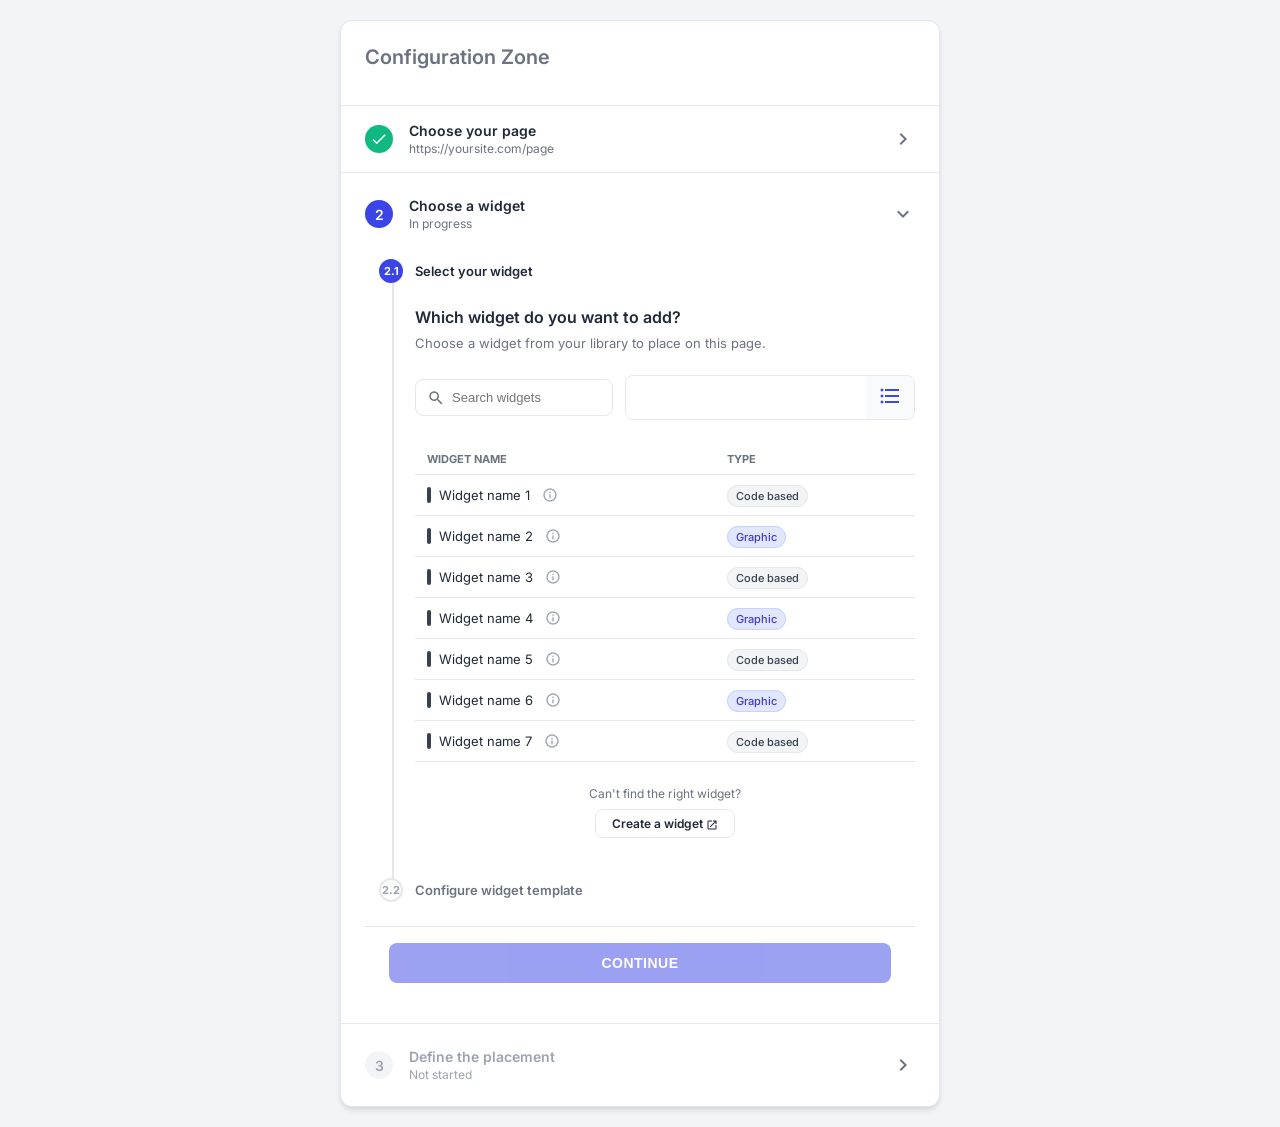
<file: widget-config/index.html>
<!DOCTYPE html>
<html lang="en">
<head>
    <meta charset="UTF-8">
    <meta name="viewport" content="width=device-width, initial-scale=1.0">
    <title>Widget Config | Configuration Zone</title>
    <link rel="stylesheet" href="style.css">
    <!-- Google Fonts & Material Icons -->
    <link href="https://fonts.googleapis.com/icon?family=Material+Icons+Outlined" rel="stylesheet">
</head>
<body>

    <div class="config-container animate-fade-in">
        <div class="config-header">
            <h1>Configuration Zone</h1>
        </div>

        <!-- Step 1: Choose your page -->
        <div class="step completed collapsed" id="step-1">
            <div class="step-info">
                <div class="step-number">
                    <span class="material-icons-outlined" style="font-size: 18px;">check</span>
                </div>
                <div class="step-text">
                    <div class="step-title">Choose your page</div>
                    <div class="step-subtitle">https://yoursite.com/page</div>
                </div>
                <span class="material-icons-outlined step-arrow">chevron_right</span>
            </div>
        </div>

        <!-- Step 2: Choose a widget (Active) -->
        <div class="step active" id="step-2">
            <div class="step-info" id="step-info-2" style="cursor: pointer;">
                <div class="step-number">2</div>
                <div class="step-text">
                    <div class="step-title">Choose a widget</div>
                    <div class="step-subtitle" id="step-2-status">In progress</div>
                </div>
                <span class="material-icons-outlined step-arrow" id="step-2-chevron">expand_more</span>
            </div>

            <div class="step-content">
                <div class="substep-container">
                    
                    <!-- Substep 2.1: Select Widget -->
                    <div class="substep active" id="substep-2-1">
                        <div class="substep-header" onclick="goToSubstep1()">
                            <div class="substep-number">2.1</div>
                            <div class="substep-title">Select your widget</div>
                        </div>
                        <div class="substep-content">
                            <div id="widget-list-view" class="animate-fade-in">
                                <p style="font-size: 16px; font-weight: 600; margin-bottom: 8px;">Which widget do you want to add?</p>
                                <p style="font-size: 13px; color: var(--text-muted); margin-bottom: 24px;">Choose a widget from your library to place on this page.</p>

                                <div class="search-container">
                                    <div class="search-input-wrapper">
                                        <span class="material-icons-outlined">search</span>
                                        <input type="text" class="search-input" id="widget-search" placeholder="Search widgets">
                                    </div>
                                    <div class="view-toggle">
                                        <button class="toggle-btn"><span class="material-icons-outlined">grid_view</span></button>
                                        <button class="toggle-btn active"><span class="material-icons-outlined">format_list_bulleted</span></button>
                                    </div>
                                </div>

                                <table class="widget-table">
                                    <thead>
                                        <tr>
                                            <th>Widget Name</th>
                                            <th>Type</th>
                                        </tr>
                                    </thead>
                                    <tbody id="widget-table-body">
                                        <!-- Widgets will be injected here -->
                                    </tbody>
                                </table>

                                <div class="create-link">
                                    <p>Can't find the right widget?</p>
                                    <a href="#">Create a widget <span class="material-icons-outlined" style="font-size: 12px; vertical-align: middle;">open_in_new</span></a>
                                </div>
                            </div>
                        </div>
                    </div>

                    <!-- Substep 2.2: Widget Configuration -->
                    <div class="substep disabled" id="substep-2-2">
                        <div class="substep-header">
                            <div class="substep-number">2.2</div>
                            <div class="substep-title">Configure widget template</div>
                        </div>
                        <div class="substep-content">
                            <div id="widget-config-view" class="hidden animate-fade-in">
                                <div class="config-view-container">
                                    <h2 class="config-title">Configure the widget template.</h2>
                                    <p class="config-desc">Complete the form required for the widget.</p>

                                    <div class="config-placeholder">
                                        <!-- Simulated config form space -->
                                    </div>
                                </div>
                            </div>
                        </div>
                    </div>

                </div>

                <div class="action-bar" id="action-bar-2">
                    <button class="btn-primary" id="continue-btn" disabled>Continue</button>
                </div>
            </div>
        </div>

        <!-- Step 3: Define the placement (Disabled) -->
        <div class="step disabled" id="step-3">
            <div class="step-info">
                <div class="step-number">3</div>
                <div class="step-text">
                    <div class="step-title">Define the placement</div>
                    <div class="step-subtitle">Not started</div>
                </div>
                <span class="material-icons-outlined step-arrow">chevron_right</span>
            </div>
        </div>
    </div>

    <script src="script.js"></script>
</body>
</html>
</file>
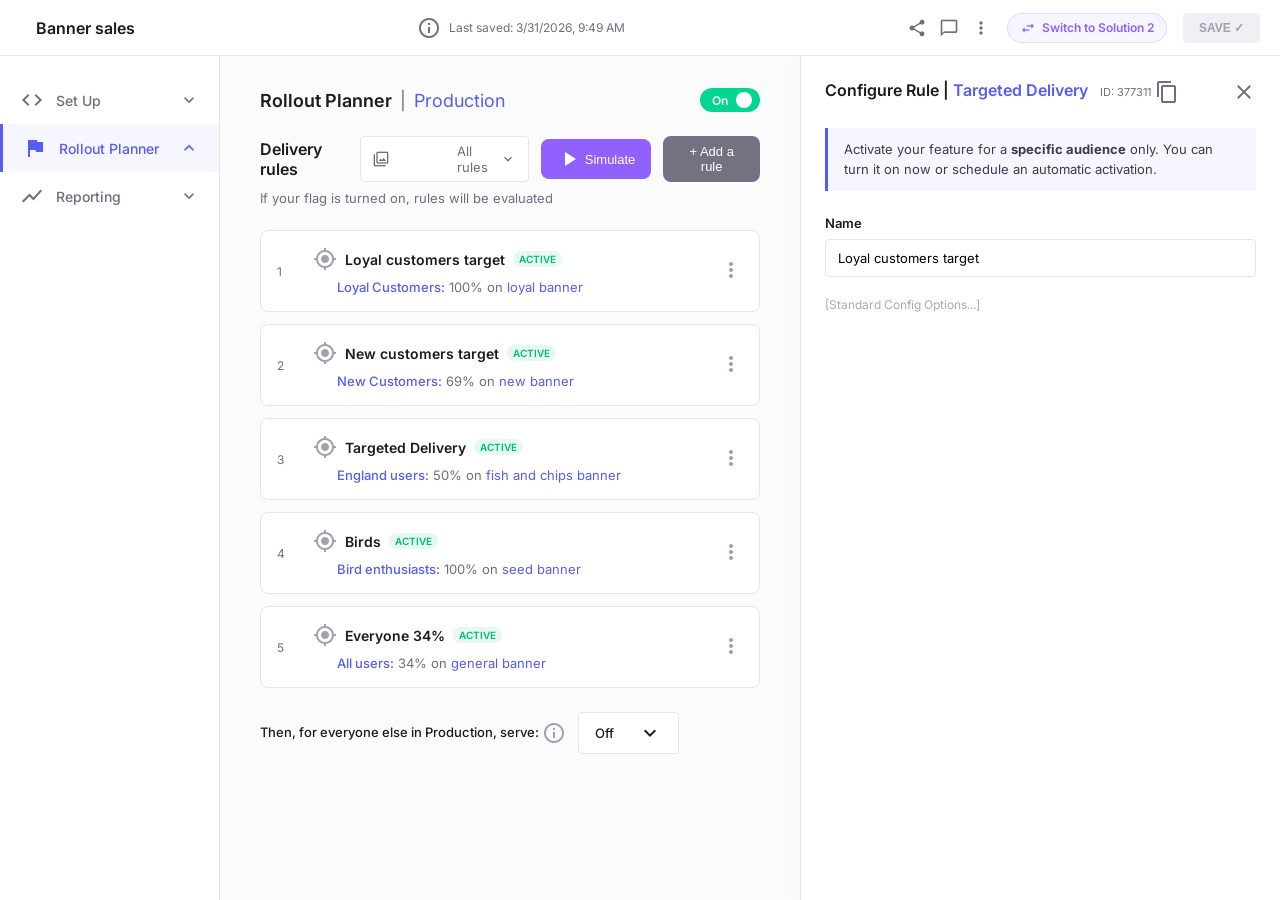
<file: feature-preview-analysis/feature-preview-mockup-solution1/index.html>
<!DOCTYPE html>
<html lang="en">

<head>
  <meta charset="UTF-8">
  <title>Kameleoon - Feature Preview Prototype</title>
  <link rel="stylesheet" href="styles.css">
  <link rel="preconnect" href="https://fonts.googleapis.com">
  <link rel="preconnect" href="https://fonts.gstatic.com" crossorigin>
  <link href="https://fonts.googleapis.com/css2?family=Inter:wght@400;500;600;700&display=swap" rel="stylesheet">
  <!-- Material Icons for UI -->
  <link href="https://fonts.googleapis.com/icon?family=Material+Icons" rel="stylesheet">
</head>

<body>

  <div class="top-nav">
    <div class="left-nav">
      <div class="logo">
        <!-- Abstract logo shape -->
        <svg w="20" h="20" viewBox="0 0 24 24" fill="#1C1C1C" xmlns="http://www.w3.org/2000/svg">
          <circle cx="8" cy="8" r="4" />
          <circle cx="16" cy="16" r="4" />
          <circle cx="16" cy="8" r="4" />
          <circle cx="8" cy="16" r="4" />
        </svg>
      </div>
      <div class="flag-title">
        Banner sales
      </div>
    </div>
    <div class="center-nav">
      <span class="material-icons info-icon">info_outline</span>
      <span class="saved-text">Last saved: 3/31/2026, 9:49 AM</span>
    </div>
    <div class="right-nav">
      <div class="action-icons">
        <span class="material-icons">share</span>
        <span class="material-icons">chat_bubble_outline</span>
        <span class="material-icons">more_vert</span>
      </div>
      <a href="../feature-preview-mockup-solution2/index.html" class="switch-solution-link">
        <span class="material-icons">swap_horiz</span>
        Switch to Solution 2
      </a>
      <button class="save-btn" disabled>SAVE &check;</button>
    </div>
  </div>

  <div class="app-body">

    <!-- Collapsed Left Menu -->
    <div class="sidebar">
      <div class="nav-item">
        <span class="material-icons">code</span>
        <span>Set Up</span>
        <span class="material-icons expand">expand_more</span>
      </div>
      <div class="nav-item active">
        <span class="material-icons">flag</span>
        <span>Rollout Planner</span>
        <span class="material-icons expand">expand_less</span>
      </div>
      <div class="nav-item">
        <span class="material-icons">show_chart</span>
        <span>Reporting</span>
        <span class="material-icons expand">expand_more</span>
      </div>
    </div>

    <!-- Main Center Canvas -->
    <div class="main-canvas">

      <div class="header-row">
        <h1>Rollout Planner <span class="divider">|</span> <span class="env-text">Production</span></h1>
        <div class="toggle-switch on">
          <span class="toggle-text">On</span>
          <div class="toggle-knob"></div>
        </div>
      </div>

      <div class="toolbar">
        <h2>Delivery rules</h2>
        <div class="toolbar-actions">
          <div class="filter-dropdown">
            <span class="material-icons">filter_alt</span> All rules <span class="material-icons">expand_more</span>
          </div>
          <!-- NEW: Simulate Feature Button -->
          <button class="btn-simulate" id="openSimulatorBtn">
            <span class="material-icons icon-sm">play_arrow</span>
            Simulate
          </button>
          <button class="btn-add">
            + Add a rule
          </button>
        </div>
      </div>

      <p class="sub-text">If your flag is turned on, rules will be evaluated</p>

      <div class="rules-list">

        <!-- Rule 1 -->
        <div class="rule-card" id="rule-1">
          <div class="rule-num">1</div>
          <div class="rule-content">
            <div class="rule-title-row">
              <span class="material-icons rule-icon">gps_fixed</span>
              <span class="rule-name">Loyal customers target</span>
              <span class="badge badge-active">Active</span>
            </div>
            <div class="rule-details">
              <span class="detail-label">Loyal Customers:</span> 100% on <span class="variation-text">loyal
                banner</span>
            </div>
          </div>
          <div class="rule-status-container" id="status-1"></div>
          <div class="rule-actions">
            <span class="material-icons">more_vert</span>
          </div>
        </div>

        <!-- Rule 2 -->
        <div class="rule-card" id="rule-2">
          <div class="rule-num">2</div>
          <div class="rule-content">
            <div class="rule-title-row">
              <span class="material-icons rule-icon">gps_fixed</span>
              <span class="rule-name">New customers target</span>
              <span class="badge badge-active">Active</span>
            </div>
            <div class="rule-details">
              <span class="detail-label">New Customers:</span> 69% on <span class="variation-text">new banner</span>
            </div>
          </div>
          <div class="rule-status-container" id="status-2"></div>
          <div class="rule-actions">
            <span class="material-icons">more_vert</span>
          </div>
        </div>

        <!-- Rule 3 -->
        <div class="rule-card" id="rule-3">
          <div class="rule-num">3</div>
          <div class="rule-content">
            <div class="rule-title-row">
              <span class="material-icons rule-icon">gps_fixed</span>
              <span class="rule-name">Targeted Delivery</span>
              <span class="badge badge-active">Active</span>
            </div>
            <div class="rule-details">
              <span class="detail-label">England users:</span> 50% on <span class="variation-text">fish and chips
                banner</span>
            </div>
          </div>
          <div class="rule-status-container" id="status-3"></div>
          <div class="rule-actions">
            <span class="material-icons">more_vert</span>
          </div>
        </div>

        <!-- Rule 4 -->
        <div class="rule-card" id="rule-4">
          <div class="rule-num">4</div>
          <div class="rule-content">
            <div class="rule-title-row">
              <span class="material-icons rule-icon">gps_fixed</span>
              <span class="rule-name">Birds</span>
              <span class="badge badge-active">Active</span>
            </div>
            <div class="rule-details">
              <span class="detail-label">Bird enthusiasts:</span> 100% on <span class="variation-text">seed
                banner</span>
            </div>
          </div>
          <div class="rule-status-container" id="status-4"></div>
          <div class="rule-actions">
            <span class="material-icons">more_vert</span>
          </div>
        </div>

        <!-- Rule 5 -->
        <div class="rule-card" id="rule-5">
          <div class="rule-num">5</div>
          <div class="rule-content">
            <div class="rule-title-row">
              <span class="material-icons rule-icon">gps_fixed</span>
              <span class="rule-name">Everyone 34%</span>
              <span class="badge badge-active">Active</span>
            </div>
            <div class="rule-details">
              <span class="detail-label">All users:</span> 34% on <span class="variation-text">general banner</span>
            </div>
          </div>
          <div class="rule-status-container" id="status-5"></div>
          <div class="rule-actions">
            <span class="material-icons">more_vert</span>
          </div>
        </div>
      </div>

      <div class="fallback-row">
        <span>Then, for everyone else in Production, serve: <span
            class="material-icons info-icon-sm">info_outline</span></span>
        <div class="dropdown-mock">
          Off <span class="material-icons">expand_more</span>
        </div>
      </div>

    </div>

    <!-- Right Configuration / Simulator Panel -->
    <div class="right-panel" id="rightPanel">

      <!-- DEFAULT PANEL View -->
      <div id="defaultConfigView">
        <div class="panel-header">
          <h2>Configure Rule | <span class="blue-text">Targeted Delivery</span> <span class="id-text">ID: 377311 <span
                class="material-icons copy-icon">content_copy</span></span></h2>
          <span class="material-icons close-panel">close</span>
        </div>
        <div class="info-banner">
          Activate your feature for a <strong>specific audience</strong> only. You can turn it on now or schedule an
          automatic activation.
        </div>

        <div class="form-group">
          <label>Name</label>
          <input type="text" value="Loyal customers target" class="input-field" readonly>
        </div>

        <div class="empty-state-placeholder">
          <!-- Omitted full config for prototype focus, just a placeholder -->
          <p style="color:#aaa; font-size:12px; margin-top:20px;">[Standard Config Options...]</p>
        </div>
      </div>


      <!-- SIMULATOR PANEL View -->
      <div id="simulatorView" class="hidden">
        <div class="panel-header">
          <h2>Rule Simulator | <span class="purple-text">Preview</span></h2>
          <span class="material-icons close-panel" id="closeSimulator">close</span>
        </div>

        <div class="info-banner sim-banner">
          Check if a user matches this flag's rules before releasing. Simulate targeting to trace the evaluation path.
        </div>

        <div class="form-container">
          <div class="mode-toggle-row">
            <h3>Test Profile Properties</h3>
            <div class="mode-selector" id="modeSelector">
              <span class="mode-option active" data-mode="live">Live</span>
              <span class="mode-option" data-mode="draft">Draft</span>
            </div>
          </div>

          <div class="prop-row">
            <label>Visitor ID</label>
            <input type="text" placeholder="e.g. u_12345" class="input-field" id="simVisitorId">
          </div>

          <div class="prop-row">
            <label>Country</label>
            <select class="input-field select-field" id="simCountry">
              <optgroup label="Europe">
                <option value="England">England</option>
                <option value="UK">United Kingdom</option>
                <option value="France">France</option>
              </optgroup>
              <optgroup label="Other">
                <option value="US">United States</option>
                <option value="Other">Other</option>
              </optgroup>
            </select>
          </div>

          <div class="prop-row">
            <label>Loyal User</label>
            <div class="toggle-switch sim-toggle off" id="simLoyal">
              <div class="toggle-knob"></div>
            </div>
          </div>

          <div class="prop-row">
            <label>New User</label>
            <div class="toggle-switch sim-toggle off" id="simNew">
              <div class="toggle-knob"></div>
            </div>
          </div>

          <div class="prop-row">
            <label>Likes Birds</label>
            <div class="toggle-switch sim-toggle off" id="simBirds">
              <div class="toggle-knob"></div>
            </div>
          </div>

          <button class="btn-run-sim" id="runSimBtn">
            <span class="material-icons">bolt</span> Run Simulation
          </button>
        </div>

        <div class="simulation-result hidden" id="simResult">
          <h3>Evaluation Result</h3>
          
          <div class="comparison-tabs hidden" id="comparisonTabs">
            <div class="comp-tab active" data-view="draft">Draft Variation</div>
            <div class="comp-tab" data-view="live">Live Variation</div>
          </div>

          <div class="result-card" id="resultCardBg">
            <div class="draft-badge-panel hidden" id="draftBadge">DRAFT LOGIC</div>
            <div class="result-step" id="resTargeting">
              <span class="material-icons step-icon" id="targetIcon">check_circle</span>
              <span id="targetText"><strong>Targeted:</strong> Rule #3</span>
            </div>

            <div class="result-step" id="resBucketing">
              <span class="material-icons step-icon" id="bucketIcon">check_circle</span>
              <span id="bucketText"><strong>Bucketed:</strong> 50% exposure</span>
            </div>

            <hr class="res-divider">

            <div class="result-final">
              <span class="final-label">Final Variation:</span>
              <span class="result-variation" id="resVariation">fish and chips banner</span>
            </div>
          </div>

          <div class="impact-notice hidden" id="impactNotice">
            <span class="material-icons">warning_amber</span>
            Draft logic results in a different variation than Live.
          </div>
        </div>

      </div>

    </div>

  </div>

  <script src="script.js"></script>
</body>

</html>
</file>
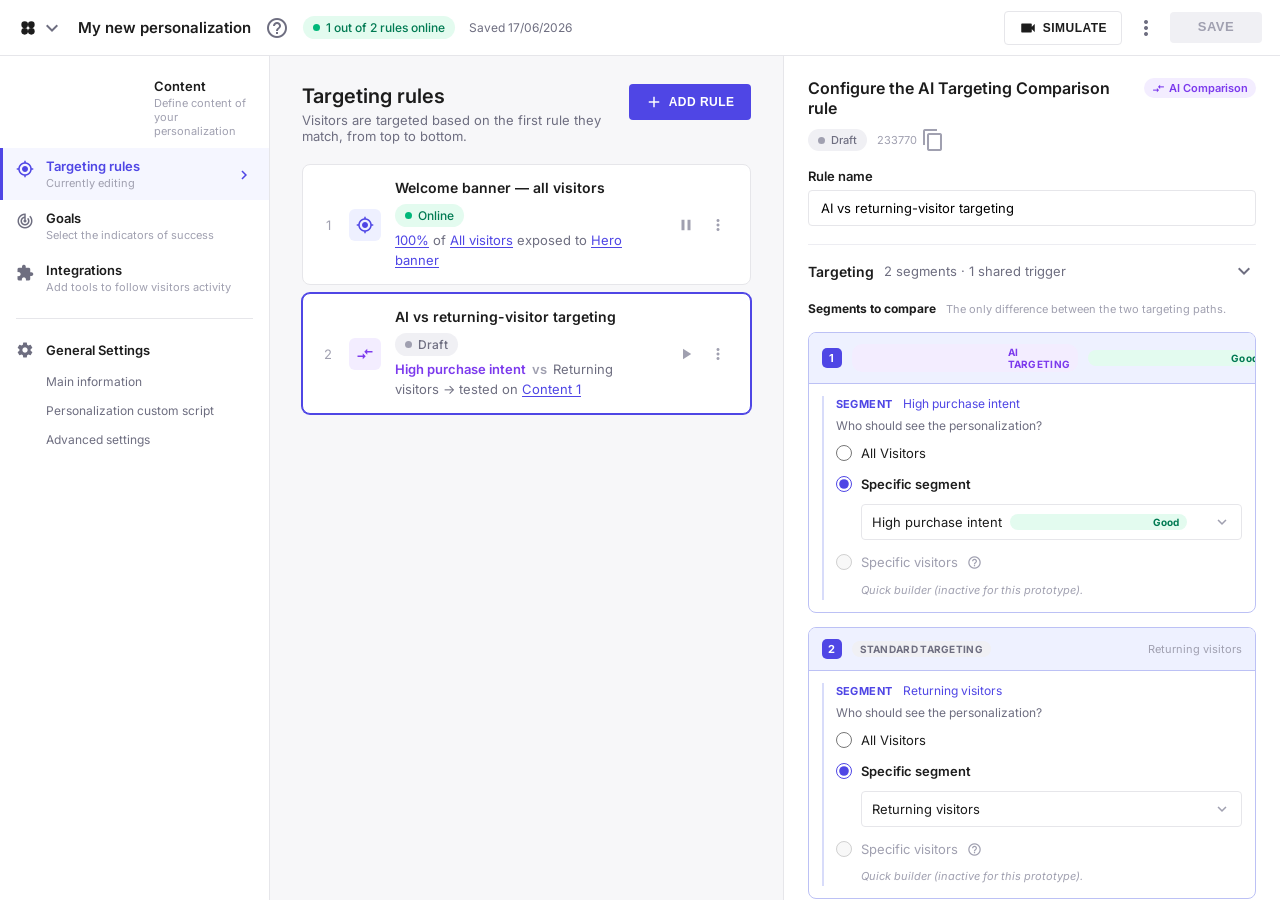
<file: features/ai-targeting-comparison-rule/prototype/index.html>
<!DOCTYPE html>
<html lang="en">

<head>
  <meta charset="UTF-8">
  <title>Kameleoon — AI Targeting Comparison rule (Personalization prototype)</title>
  <link rel="stylesheet" href="styles.css">
  <link rel="preconnect" href="https://fonts.googleapis.com">
  <link rel="preconnect" href="https://fonts.gstatic.com" crossorigin>
  <link href="https://fonts.googleapis.com/css2?family=Inter:wght@400;500;600;700&display=swap" rel="stylesheet">
  <link href="https://fonts.googleapis.com/icon?family=Material+Icons" rel="stylesheet">
</head>

<body>

  <!-- Top Nav -->
  <div class="top-nav">
    <div class="left-nav">
      <div class="logo">
        <svg width="20" height="20" viewBox="0 0 24 24" fill="#1C1C1C" xmlns="http://www.w3.org/2000/svg">
          <circle cx="8" cy="8" r="4" />
          <circle cx="16" cy="16" r="4" />
          <circle cx="16" cy="8" r="4" />
          <circle cx="8" cy="16" r="4" />
        </svg>
        <span class="material-icons logo-chev">expand_more</span>
      </div>
      <div class="flag-title">My new personalization</div>
      <span class="material-icons help-icon">help_outline</span>
      <span class="status-pill" id="onlineStatus">
        <span class="status-dot"></span>
        <span id="onlineStatusText">1 out of 2 rules online</span>
      </span>
      <span class="saved-text" id="savedText">Saved 17/06/2026</span>
    </div>
    <div class="right-nav">
      <button class="btn-simulate">
        <span class="material-icons">videocam</span>
        SIMULATE
      </button>
      <span class="material-icons more-vert">more_vert</span>
      <button class="save-btn" id="saveBtn" disabled>
        <span class="save-btn-main">SAVE</span>
        <span class="save-btn-sub hidden" id="saveBtnSub">
          <span class="material-icons">error_outline</span>
          <span id="saveBtnCount">0 Unsaved changes</span>
        </span>
      </button>
    </div>
  </div>

  <div class="app-body">

    <!-- Sidebar -->
    <div class="sidebar">
      <div class="nav-item">
        <span class="material-icons">science</span>
        <div class="nav-text">
          <div class="nav-title">Content</div>
          <div class="nav-sub">Define content of your personalization</div>
        </div>
      </div>
      <div class="nav-item active">
        <span class="material-icons">my_location</span>
        <div class="nav-text">
          <div class="nav-title">Targeting rules</div>
          <div class="nav-sub">Currently editing</div>
        </div>
        <span class="material-icons nav-chev">chevron_right</span>
      </div>
      <div class="nav-item">
        <span class="material-icons">track_changes</span>
        <div class="nav-text">
          <div class="nav-title">Goals</div>
          <div class="nav-sub">Select the indicators of success</div>
        </div>
      </div>
      <div class="nav-item">
        <span class="material-icons">extension</span>
        <div class="nav-text">
          <div class="nav-title">Integrations</div>
          <div class="nav-sub">Add tools to follow visitors activity</div>
        </div>
      </div>

      <div class="nav-divider"></div>

      <div class="nav-section-title">
        <span class="material-icons">settings</span>
        <span>General Settings</span>
      </div>
      <div class="nav-sub-item">Main information</div>
      <div class="nav-sub-item">Personalization custom script</div>
      <div class="nav-sub-item">Advanced settings</div>
    </div>

    <!-- Main Canvas -->
    <div class="main-canvas">

      <div class="page-header">
        <div>
          <h1>Targeting rules</h1>
          <p class="page-sub">Visitors are targeted based on the first rule they match, from top to bottom.</p>
        </div>
        <button class="btn-add" id="addRuleBtn">
          <span class="material-icons">add</span>
          ADD RULE
        </button>
      </div>

      <div class="rules-list" id="rulesList"><!-- rendered by JS --></div>

    </div>

    <!-- Right Panel -->
    <div class="right-panel" id="rightPanel">

      <!-- Empty state -->
      <div id="emptyView" class="panel-empty">
        <span class="material-icons empty-icon">tune</span>
        <p>Select a rule to configure, or click <strong>+ Add rule</strong>.</p>
      </div>

      <!-- Type selector (shown only when adding a new rule) -->
      <div id="typeSelectorView" class="hidden">
        <div class="panel-header">
          <div class="panel-header-left">
            <h2>Add a rule</h2>
            <span class="step-pill">Step 1 of 2</span>
          </div>
          <span class="material-icons close-panel" id="cancelTypeSelect">close</span>
        </div>
        <p class="panel-sub">Pick a rule type. The configuration form opens after you choose.</p>

        <div class="type-card-list">
          <button class="type-card" data-type="targeting">
            <span class="tc-icon"><span class="material-icons">my_location</span></span>
            <span class="tc-body">
              <span class="tc-title">Targeting rule</span>
              <span class="tc-desc">Serve one content to a defined audience.</span>
              <span class="tc-meta">Single content · exposure-based</span>
            </span>
            <span class="material-icons tc-arrow">chevron_right</span>
          </button>

          <button class="type-card type-card-experiment" data-type="experiment">
            <span class="tc-icon tc-icon-purple"><span class="material-icons">science</span></span>
            <span class="tc-body">
              <span class="tc-title">Experiment rule</span>
              <span class="tc-desc">Compare multiple contents under the same targeting.</span>
              <span class="tc-meta">Multiple contents · manual or bandit allocation</span>
            </span>
            <span class="material-icons tc-arrow">chevron_right</span>
          </button>

          <button class="type-card type-card-ai" data-type="ai-comparison">
            <span class="tc-icon tc-icon-ai"><span class="material-icons">compare_arrows</span></span>
            <span class="tc-body">
              <span class="tc-title">AI Targeting Comparison
                <span class="new-badge">NEW</span>
              </span>
              <span class="tc-desc">Compare AI targeting against non-AI targeting on the same content.</span>
              <span class="tc-meta">Two segments compared · one shared trigger · one content</span>
            </span>
            <span class="material-icons tc-arrow">chevron_right</span>
          </button>
        </div>
      </div>

      <!-- Rule configuration (body rendered by JS) -->
      <div id="ruleForm" class="hidden">
        <div class="panel-header">
          <div class="panel-header-left">
            <h2 id="panelTitle">Configure the rule</h2>
            <span class="status-pill panel-status" id="panelStatus">
              <span class="status-dot"></span>
              <span id="panelStatusText">Draft</span>
            </span>
            <span class="id-text" id="panelId">233770 <span class="material-icons copy-icon">content_copy</span></span>
          </div>
          <span class="rule-type-pill" id="ruleTypePill">
            <span class="material-icons" id="ruleTypeIcon">compare_arrows</span>
            <span id="ruleTypeLabel">AI Comparison</span>
          </span>
        </div>

        <div id="formBody"><!-- rendered by JS --></div>
      </div>
    </div>
  </div>

  <script src="script.js"></script>
</body>

</html>
</file>
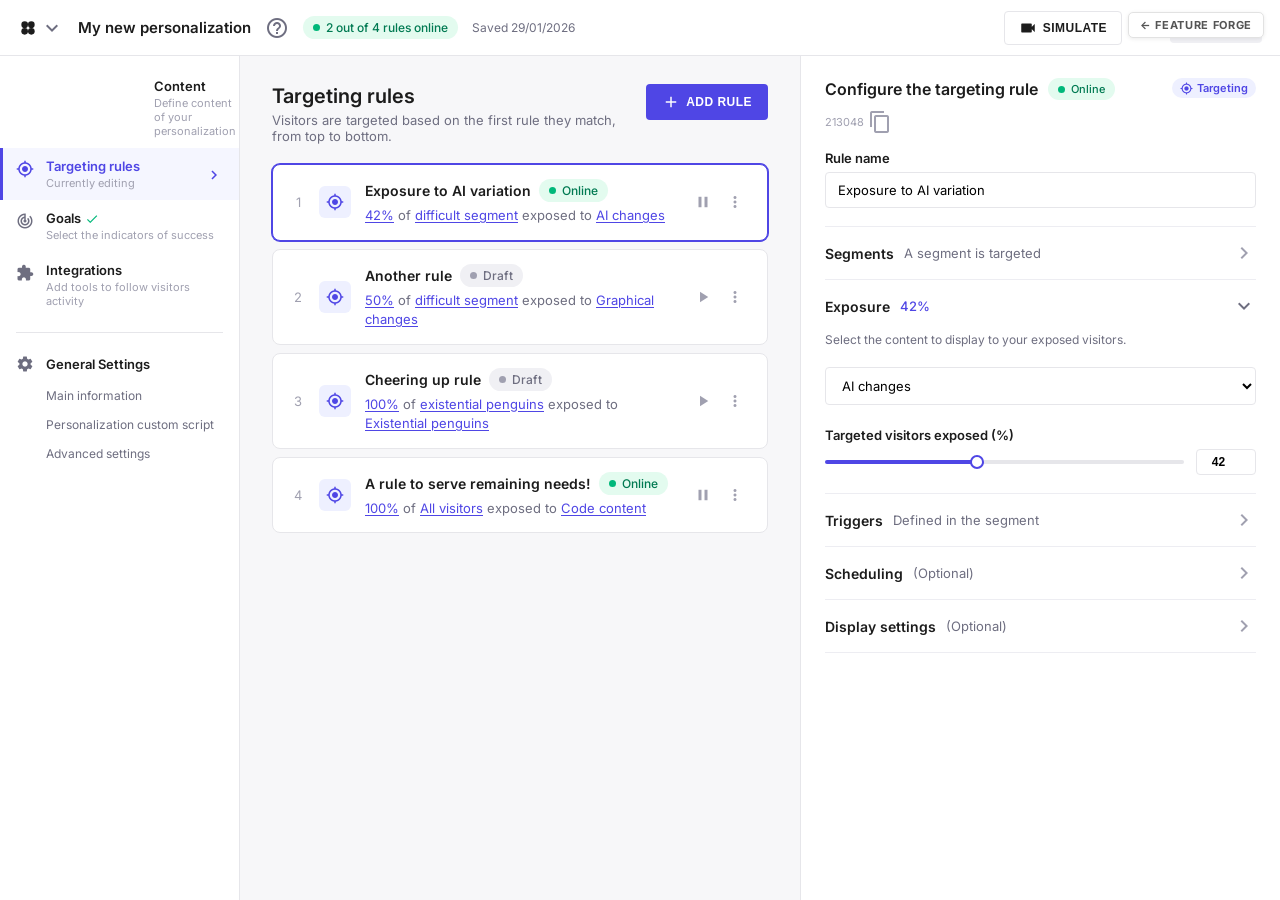
<file: features/experiment-rules-personalization/prototype/index.html>
<!DOCTYPE html>
<html lang="en">

<head>
  <meta charset="UTF-8">
  <title>Kameleoon — Targeting & Experiment rules (Personalization prototype)</title>
  <link rel="stylesheet" href="styles.css">
  <link rel="preconnect" href="https://fonts.googleapis.com">
  <link rel="preconnect" href="https://fonts.gstatic.com" crossorigin>
  <link href="https://fonts.googleapis.com/css2?family=Inter:wght@400;500;600;700&display=swap" rel="stylesheet">
  <link href="https://fonts.googleapis.com/icon?family=Material+Icons" rel="stylesheet">
</head>

<body>

  <!-- Back CTA -->
  <a href="https://product-damager.github.io/feature_forge/"
     style="position:fixed;top:12px;right:16px;z-index:9999;display:inline-flex;align-items:center;gap:5px;font-family:'Inter',sans-serif;font-size:11px;font-weight:700;text-transform:uppercase;letter-spacing:.06em;color:#555;text-decoration:none;background:#fff;border:1px solid #e2e2e2;border-radius:5px;padding:5px 11px;box-shadow:0 1px 4px rgba(0,0,0,.08);"
     onmouseover="this.style.color='#4f46e5';this.style.borderColor='#4f46e5'"
     onmouseout="this.style.color='#555';this.style.borderColor='#e2e2e2'">
    ← Feature Forge
  </a>

  <!-- Top Nav -->
  <div class="top-nav">
    <div class="left-nav">
      <div class="logo">
        <svg width="20" height="20" viewBox="0 0 24 24" fill="#1C1C1C" xmlns="http://www.w3.org/2000/svg">
          <circle cx="8" cy="8" r="4" />
          <circle cx="16" cy="16" r="4" />
          <circle cx="16" cy="8" r="4" />
          <circle cx="8" cy="16" r="4" />
        </svg>
        <span class="material-icons logo-chev">expand_more</span>
      </div>
      <div class="flag-title">My new personalization</div>
      <span class="material-icons help-icon">help_outline</span>
      <span class="status-pill" id="onlineStatus">
        <span class="status-dot"></span>
        <span id="onlineStatusText">2 out of 4 rules online</span>
      </span>
      <span class="saved-text" id="savedText">Saved 29/01/2026</span>
    </div>
    <div class="right-nav">
      <button class="btn-simulate">
        <span class="material-icons">videocam</span>
        SIMULATE
      </button>
      <span class="material-icons more-vert">more_vert</span>
      <button class="save-btn" id="saveBtn" disabled>
        <span class="save-btn-main">SAVE</span>
        <span class="save-btn-sub hidden" id="saveBtnSub">
          <span class="material-icons">error_outline</span>
          <span id="saveBtnCount">0 Unsaved changes</span>
        </span>
      </button>
    </div>
  </div>

  <div class="app-body">

    <!-- Sidebar -->
    <div class="sidebar">
      <div class="nav-item">
        <span class="material-icons">science</span>
        <div class="nav-text">
          <div class="nav-title">Content</div>
          <div class="nav-sub">Define content of your personalization</div>
        </div>
      </div>
      <div class="nav-item active">
        <span class="material-icons">my_location</span>
        <div class="nav-text">
          <div class="nav-title">Targeting rules</div>
          <div class="nav-sub">Currently editing</div>
        </div>
        <span class="material-icons nav-chev">chevron_right</span>
      </div>
      <div class="nav-item">
        <span class="material-icons">track_changes</span>
        <div class="nav-text">
          <div class="nav-title">Goals <span class="material-icons nav-check">check</span></div>
          <div class="nav-sub">Select the indicators of success</div>
        </div>
      </div>
      <div class="nav-item">
        <span class="material-icons">extension</span>
        <div class="nav-text">
          <div class="nav-title">Integrations</div>
          <div class="nav-sub">Add tools to follow visitors activity</div>
        </div>
      </div>

      <div class="nav-divider"></div>

      <div class="nav-section-title">
        <span class="material-icons">settings</span>
        <span>General Settings</span>
      </div>
      <div class="nav-sub-item">Main information</div>
      <div class="nav-sub-item">Personalization custom script</div>
      <div class="nav-sub-item">Advanced settings</div>
    </div>

    <!-- Main Canvas -->
    <div class="main-canvas">

      <div class="page-header">
        <div>
          <h1>Targeting rules</h1>
          <p class="page-sub">Visitors are targeted based on the first rule they match, from top to bottom.</p>
        </div>
        <button class="btn-add" id="addRuleBtn">
          <span class="material-icons">add</span>
          ADD RULE
        </button>
      </div>

      <div class="rules-list" id="rulesList"><!-- rendered by JS --></div>

    </div>

    <!-- Right Panel -->
    <div class="right-panel" id="rightPanel">

      <!-- Empty state -->
      <div id="emptyView" class="panel-empty">
        <span class="material-icons empty-icon">tune</span>
        <p>Select a rule to configure, or click <strong>+ Add rule</strong>.</p>
      </div>

      <!-- Type selector (shown only when adding a new rule) -->
      <div id="typeSelectorView" class="hidden">
        <div class="panel-header">
          <div class="panel-header-left">
            <h2>Add a rule</h2>
            <span class="step-pill">Step 1 of 2</span>
          </div>
          <span class="material-icons close-panel" id="cancelTypeSelect">close</span>
        </div>
        <p class="panel-sub">Pick a rule type. The configuration form opens after you choose.</p>

        <div class="type-card-list">
          <button class="type-card" data-type="targeting">
            <span class="tc-icon"><span class="material-icons">my_location</span></span>
            <span class="tc-body">
              <span class="tc-title">Targeting rule</span>
              <span class="tc-desc">Serve one content to a defined audience.</span>
              <span class="tc-meta">Single content · exposure-based</span>
            </span>
            <span class="material-icons tc-arrow">chevron_right</span>
          </button>

          <button class="type-card type-card-experiment" data-type="experiment">
            <span class="tc-icon tc-icon-purple"><span class="material-icons">science</span></span>
            <span class="tc-body">
              <span class="tc-title">Experiment rule</span>
              <span class="tc-desc">Compare multiple contents under the same targeting.</span>
              <span class="tc-meta">Multiple contents · manual or bandit allocation</span>
            </span>
            <span class="material-icons tc-arrow">chevron_right</span>
          </button>
        </div>
      </div>

      <!-- Rule configuration -->
      <div id="ruleForm" class="hidden">

        <div class="panel-header">
          <div class="panel-header-left">
            <h2 id="panelTitle">Configure the targeting rule</h2>
            <span class="status-pill panel-status" id="panelStatus">
              <span class="status-dot"></span>
              <span id="panelStatusText">Online</span>
            </span>
            <span class="id-text" id="panelId">213048 <span class="material-icons copy-icon">content_copy</span></span>
          </div>
          <span class="rule-type-pill" id="ruleTypePill">
            <span class="material-icons" id="ruleTypeIcon">my_location</span>
            <span id="ruleTypeLabel">Targeting</span>
          </span>
        </div>

        <div class="form-section">
          <label class="field-label">Rule name</label>
          <input type="text" class="input-field" id="ruleName">
        </div>

        <!-- Segments (collapsed) -->
        <div class="config-section collapsed" data-section="segments">
          <div class="section-head">
            <div class="section-head-left">
              <span class="section-title">Segments</span>
              <span class="section-meta">A segment is targeted</span>
            </div>
            <span class="material-icons section-chev">chevron_right</span>
          </div>
        </div>

        <!-- Exposure (expanded) -->
        <div class="config-section expanded" data-section="exposure">
          <div class="section-head">
            <div class="section-head-left">
              <span class="section-title">Exposure</span>
              <span class="section-meta accent" id="exposureMeta">42%</span>
            </div>
            <span class="material-icons section-chev">expand_more</span>
          </div>

          <div class="section-body">

            <!-- Content area -->
            <div class="exposure-block">
              <p class="helper-text" id="exposureHelper">Select the content to display to your exposed visitors.</p>

              <!-- Single content (Targeting rule) -->
              <div id="singleContentView">
                <select class="input-field select-field" id="singleContentSelect">
                  <option>AI changes</option>
                  <option>Graphical changes</option>
                  <option>Code content</option>
                  <option>Existential penguins</option>
                </select>
              </div>

              <!-- Multi-content (Experiment rule) -->
              <div id="multiContentView" class="hidden">

                <!-- Allocation mode -->
                <div class="alloc-mode-row">
                  <span class="field-sub-label">Allocation</span>
                  <div class="seg-control" id="allocSeg">
                    <button class="seg-option active" data-mode="manual">Manual</button>
                    <button class="seg-option" data-mode="mab">Multi-armed bandit</button>
                    <button class="seg-option" data-mode="contextual">Contextual bandit</button>
                  </div>
                </div>

                <!-- Contents list -->
                <div class="contents-list" id="contentsList"></div>

                <div class="contents-actions">
                  <button class="link-action" id="addContentBtn">
                    <span class="material-icons">add</span> Add content
                  </button>
                  <div class="contents-actions-right">
                    <span class="alloc-total" id="allocTotal">Total: 100% ✓</span>
                    <button class="link-action subtle" id="autoDistributeBtn">Auto-distribute</button>
                  </div>
                </div>

                <!-- Bandit footer (warm-up + note + contextual chips) -->
                <div class="bandit-footer hidden" id="banditFooter">
                  <div class="bandit-field">
                    <label class="field-sub-label">Warm-up traffic</label>
                    <p class="bandit-hint">Share of exposed traffic split equally before the bandit starts learning.</p>
                    <div class="slider-row compact">
                      <input type="range" min="0" max="50" value="20" class="slider" id="warmup">
                      <span class="slider-val" id="warmupVal">20%</span>
                    </div>
                  </div>

                  <div class="bandit-note">
                    <span class="material-icons">auto_awesome</span>
                    Allocations are managed automatically based on the personalization's primary goal.
                  </div>

                  <!-- Contextual-only -->
                  <div class="bandit-field hidden" id="contextualOnly">
                    <label class="field-sub-label">Context attributes</label>
                    <div class="chip-picker" id="ctxChips"></div>
                  </div>
                </div>
              </div>
            </div>

            <!-- Exposure slider (now AFTER content selection) -->
            <div class="exposure-slider-block">
              <label class="field-label">Targeted visitors exposed (%)</label>
              <div class="slider-row">
                <input type="range" min="0" max="100" value="42" class="slider" id="expSlider">
                <input type="number" min="0" max="100" value="42" class="num-input" id="expNum">
              </div>
            </div>

          </div>
        </div>

        <!-- Triggers (collapsed) -->
        <div class="config-section collapsed" data-section="triggers">
          <div class="section-head">
            <div class="section-head-left">
              <span class="section-title">Triggers</span>
              <span class="section-meta">Defined in the segment</span>
            </div>
            <span class="material-icons section-chev">chevron_right</span>
          </div>
        </div>

        <!-- Scheduling (collapsed) -->
        <div class="config-section collapsed" data-section="scheduling">
          <div class="section-head">
            <div class="section-head-left">
              <span class="section-title">Scheduling</span>
              <span class="section-meta">(Optional)</span>
            </div>
            <span class="material-icons section-chev">chevron_right</span>
          </div>
        </div>

        <!-- Display settings (collapsed) -->
        <div class="config-section collapsed" data-section="display">
          <div class="section-head">
            <div class="section-head-left">
              <span class="section-title">Display settings</span>
              <span class="section-meta">(Optional)</span>
            </div>
            <span class="material-icons section-chev">chevron_right</span>
          </div>
        </div>

      </div>
    </div>
  </div>

  <script src="script.js"></script>
</body>

</html>
</file>
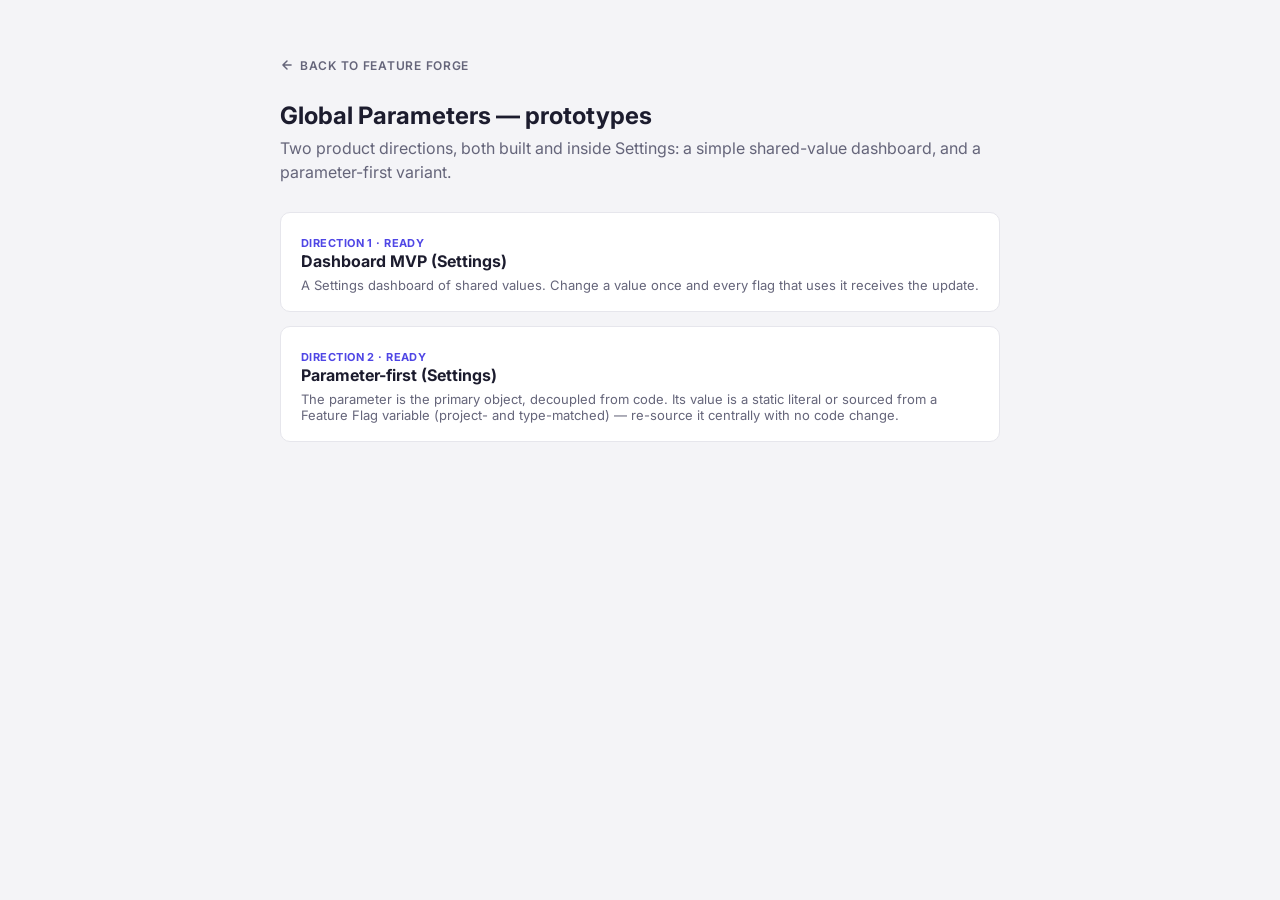
<file: features/global-parameters/prototype/index.html>
<!DOCTYPE html>
<html lang="en">
<head>
  <meta charset="UTF-8" />
  <meta name="viewport" content="width=device-width, initial-scale=1" />
  <title>Kameleoon — Global Parameters prototypes</title>
  <link href="https://fonts.googleapis.com/css2?family=Inter:wght@400;500;600;700&display=swap" rel="stylesheet" />
  <style>
    body { font-family: 'Inter', sans-serif; background: #f4f4f7; color: #1c1c2e; margin: 0; padding: 56px 24px; }
    .wrap { max-width: 720px; margin: 0 auto; }
    .back-cta { display: inline-flex; align-items: center; gap: 6px; font-size: 12px; font-weight: 600; text-transform: uppercase; letter-spacing: .06em; color: #65657a; text-decoration: none; margin-bottom: 28px; }
    .back-cta:hover { color: #4f46e5; }
    .back-cta svg { width: 14px; height: 14px; }
    h1 { font-size: 24px; margin: 0 0 6px; }
    p.sub { color: #65657a; margin: 0 0 28px; line-height: 1.5; }
    .card { display: block; text-decoration: none; color: inherit; background: #fff; border: 1px solid #e6e6ec; border-radius: 10px; padding: 18px 20px; margin-bottom: 14px; }
    .card:hover { border-color: #4f46e5; }
    .card h2 { font-size: 16px; margin: 0 0 4px; }
    .card .tag { font-size: 11px; font-weight: 700; text-transform: uppercase; letter-spacing: .04em; color: #4f46e5; }
    .card p { margin: 6px 0 0; font-size: 13px; color: #65657a; }
  </style>
</head>
<body>
  <div class="wrap">
    <a class="back-cta" href="https://product-damager.github.io/feature_forge/">
      <svg viewBox="0 0 24 24" fill="none" stroke="currentColor" stroke-width="2.5" stroke-linecap="round" stroke-linejoin="round"><path d="M19 12H5M12 5l-7 7 7 7"/></svg>
      Back to Feature Forge
    </a>

    <h1>Global Parameters — prototypes</h1>
    <p class="sub">Two product directions, both built and inside Settings: a simple shared-value dashboard, and a parameter-first variant.</p>

    <a class="card" href="direction-1/index.html">
      <span class="tag">Direction 1 · ready</span>
      <h2>Dashboard MVP (Settings)</h2>
      <p>A Settings dashboard of shared values. Change a value once and every flag that uses it receives the update.</p>
    </a>

    <a class="card" href="direction-2/index.html">
      <span class="tag">Direction 2 · ready</span>
      <h2>Parameter-first (Settings)</h2>
      <p>The parameter is the primary object, decoupled from code. Its value is a static literal or sourced from a Feature Flag variable (project- and type-matched) — re-source it centrally with no code change.</p>
    </a>
  </div>
</body>
</html>
</file>
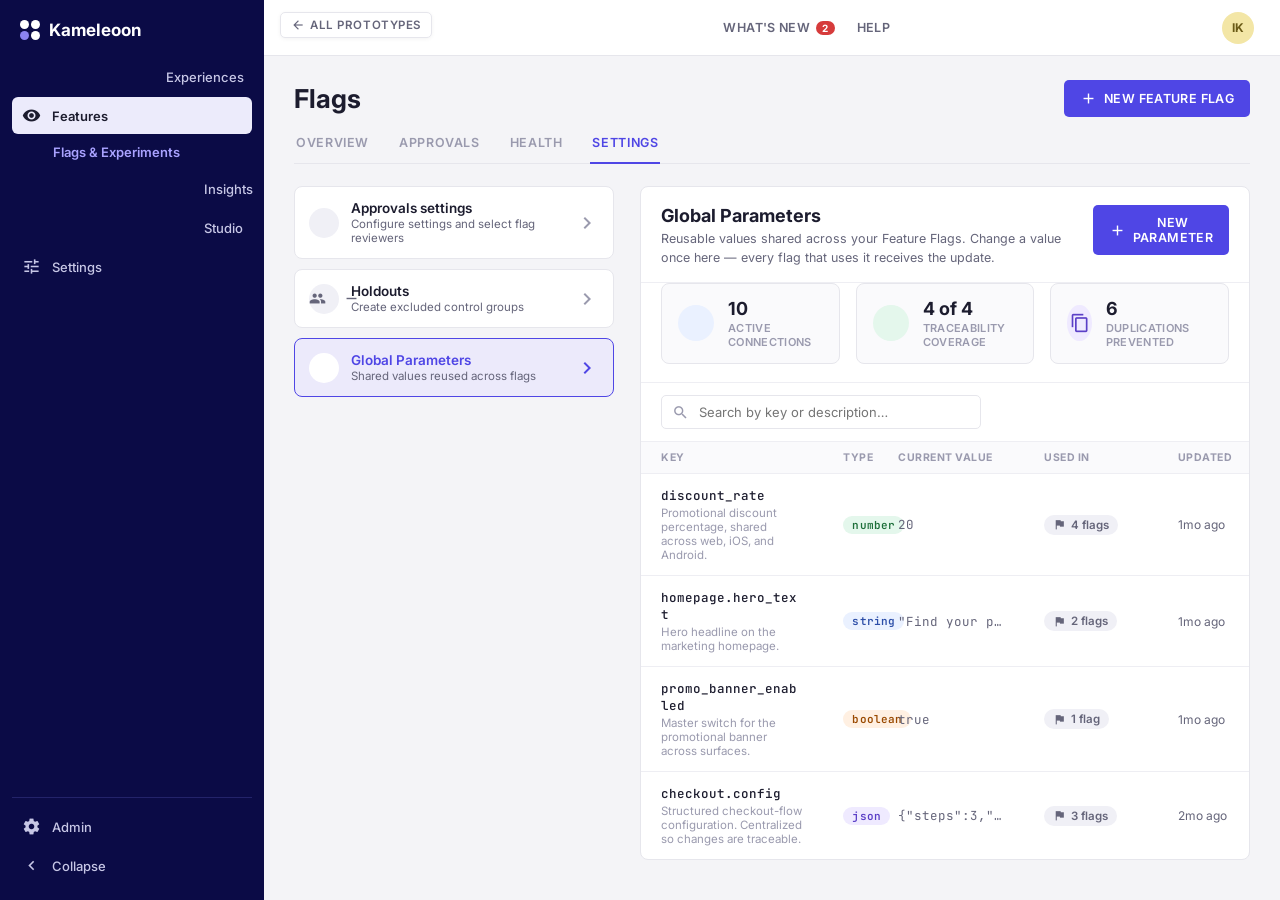
<file: features/global-parameters/prototype/direction-1/index.html>
<!DOCTYPE html>
<html lang="en">
<head>
  <meta charset="UTF-8" />
  <meta name="viewport" content="width=device-width, initial-scale=1" />
  <title>Kameleoon — Global Parameters · Direction 1</title>
  <link rel="stylesheet" href="styles.css" />
  <link rel="preconnect" href="https://fonts.googleapis.com" />
  <link rel="preconnect" href="https://fonts.gstatic.com" crossorigin />
  <link href="https://fonts.googleapis.com/css2?family=Inter:wght@400;500;600;700&family=JetBrains+Mono:wght@400;500&display=swap" rel="stylesheet" />
  <link href="https://fonts.googleapis.com/icon?family=Material+Icons" rel="stylesheet" />
</head>
<body>

  <!-- ─── Back CTA ─── -->
  <a class="back-nav" href="../index.html">
    <span class="material-icons">arrow_back</span> All prototypes
  </a>

  <!-- ─────── Sidebar (native Kameleoon shell) ─────── -->
  <aside class="sidebar">
    <div class="brand">
      <span class="mark"><span></span><span></span><span></span><span></span></span>
      Kameleoon
    </div>

    <div class="nav-item"><span class="material-icons">science</span> Experiences</div>
    <div class="nav-item active"><span class="material-icons">visibility</span> Features</div>
    <div class="nav-sub active">Flags &amp; Experiments</div>
    <div class="nav-item"><span class="material-icons">lightbulb</span> Insights</div>
    <div class="nav-item"><span class="material-icons">grid_view</span> Studio</div>
    <div class="nav-item"><span class="material-icons">tune</span> Settings</div>

    <div class="sidebar-spacer"></div>
    <div class="sidebar-bottom">
      <div class="nav-item"><span class="material-icons">settings</span> Admin</div>
      <div class="nav-item"><span class="material-icons">chevron_left</span> Collapse</div>
    </div>
  </aside>

  <!-- ─────── Main ─────── -->
  <div class="main">

    <div class="topbar">
      <div class="tb-item">WHAT'S NEW <span class="badge-dot">2</span></div>
      <div class="tb-item">HELP</div>
      <div class="tb-item"><span class="material-icons">auto_awesome</span></div>
      <div class="avatar">IK</div>
    </div>

    <div class="content">
      <div class="page-head">
        <h1>Flags</h1>
        <button class="btn-primary"><span class="material-icons">add</span> New feature flag</button>
      </div>

      <!-- Top tabs — SETTINGS active, matching the screenshot -->
      <div class="tabs">
        <div class="tab">Overview</div>
        <div class="tab">Approvals</div>
        <div class="tab">Health</div>
        <div class="tab active">Settings</div>
      </div>

      <!-- Settings: secondary nav + content panel -->
      <div class="settings-body">
        <nav class="subnav">
          <div class="subnav-card">
            <div class="sc-icon"><span class="material-icons">verified</span></div>
            <div class="sc-body">
              <div class="sc-title">Approvals settings</div>
              <div class="sc-sub">Configure settings and select flag reviewers</div>
            </div>
            <span class="material-icons sc-arrow">chevron_right</span>
          </div>

          <div class="subnav-card">
            <div class="sc-icon"><span class="material-icons">group_remove</span></div>
            <div class="sc-body">
              <div class="sc-title">Holdouts</div>
              <div class="sc-sub">Create excluded control groups</div>
            </div>
            <span class="material-icons sc-arrow">chevron_right</span>
          </div>

          <!-- NEW: Global Parameters sits alongside Approvals & Holdouts -->
          <div class="subnav-card active">
            <div class="sc-icon"><span class="material-icons">data_object</span></div>
            <div class="sc-body">
              <div class="sc-title">Global Parameters</div>
              <div class="sc-sub">Shared values reused across flags</div>
            </div>
            <span class="material-icons sc-arrow">chevron_right</span>
          </div>
        </nav>

        <section class="panel" id="gpPanel"><!-- rendered by app.js --></section>
      </div>
    </div>
  </div>

  <!-- ─────── Toast ─────── -->
  <div class="toast hidden" id="toast">
    <span class="material-icons">check_circle</span>
    <span id="toastText">Saved.</span>
  </div>

  <script src="app.js"></script>
</body>
</html>
</file>
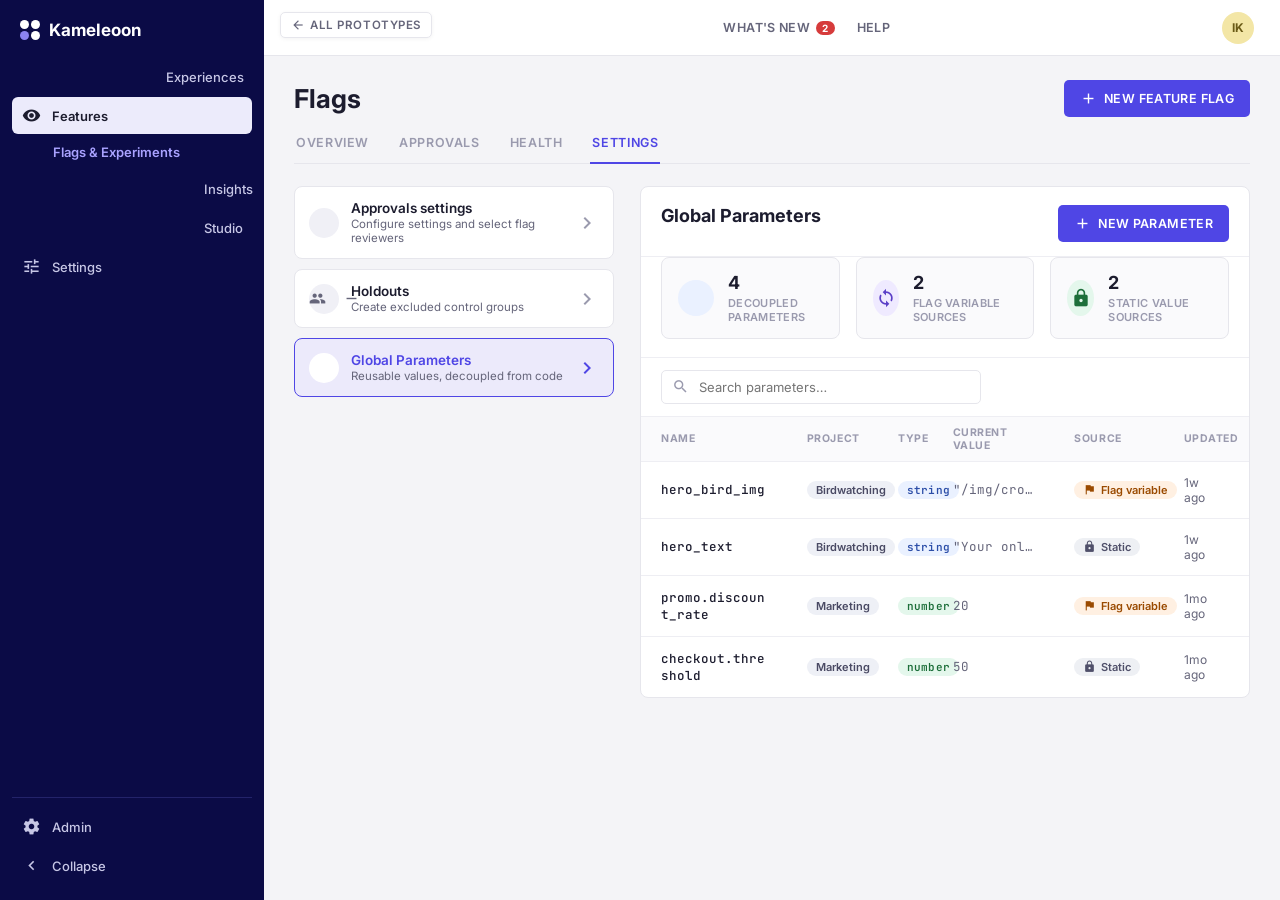
<file: features/global-parameters/prototype/direction-2/index.html>
<!DOCTYPE html>
<html lang="en">
<head>
  <meta charset="UTF-8" />
  <meta name="viewport" content="width=device-width, initial-scale=1" />
  <title>Kameleoon — Global Parameters · Direction 2</title>
  <link rel="stylesheet" href="styles.css" />
  <link rel="preconnect" href="https://fonts.googleapis.com" />
  <link rel="preconnect" href="https://fonts.gstatic.com" crossorigin />
  <link href="https://fonts.googleapis.com/css2?family=Inter:wght@400;500;600;700&family=JetBrains+Mono:wght@400;500&display=swap" rel="stylesheet" />
  <link href="https://fonts.googleapis.com/icon?family=Material+Icons" rel="stylesheet" />
</head>
<body>

  <!-- ─── Back CTA ─── -->
  <a class="back-nav" href="../index.html">
    <span class="material-icons">arrow_back</span> All prototypes
  </a>

  <!-- ─────── Sidebar (native Kameleoon shell — identical to Direction 1) ─────── -->
  <aside class="sidebar">
    <div class="brand">
      <span class="mark"><span></span><span></span><span></span><span></span></span>
      Kameleoon
    </div>

    <div class="nav-item"><span class="material-icons">science</span> Experiences</div>
    <div class="nav-item active"><span class="material-icons">visibility</span> Features</div>
    <div class="nav-sub active">Flags &amp; Experiments</div>
    <div class="nav-item"><span class="material-icons">lightbulb</span> Insights</div>
    <div class="nav-item"><span class="material-icons">grid_view</span> Studio</div>
    <div class="nav-item"><span class="material-icons">tune</span> Settings</div>

    <div class="sidebar-spacer"></div>
    <div class="sidebar-bottom">
      <div class="nav-item"><span class="material-icons">settings</span> Admin</div>
      <div class="nav-item"><span class="material-icons">chevron_left</span> Collapse</div>
    </div>
  </aside>

  <!-- ─────── Main ─────── -->
  <div class="main">

    <div class="topbar">
      <div class="tb-item">WHAT'S NEW <span class="badge-dot">2</span></div>
      <div class="tb-item">HELP</div>
      <div class="tb-item"><span class="material-icons">auto_awesome</span></div>
      <div class="avatar">IK</div>
    </div>

    <div class="content">
      <div class="page-head">
        <h1>Flags</h1>
        <button class="btn-primary"><span class="material-icons">add</span> New feature flag</button>
      </div>

      <div class="tabs">
        <div class="tab">Overview</div>
        <div class="tab">Approvals</div>
        <div class="tab">Health</div>
        <div class="tab active">Settings</div>
      </div>

      <div class="settings-body">
        <nav class="subnav">
          <div class="subnav-card">
            <div class="sc-icon"><span class="material-icons">verified</span></div>
            <div class="sc-body">
              <div class="sc-title">Approvals settings</div>
              <div class="sc-sub">Configure settings and select flag reviewers</div>
            </div>
            <span class="material-icons sc-arrow">chevron_right</span>
          </div>

          <div class="subnav-card">
            <div class="sc-icon"><span class="material-icons">group_remove</span></div>
            <div class="sc-body">
              <div class="sc-title">Holdouts</div>
              <div class="sc-sub">Create excluded control groups</div>
            </div>
            <span class="material-icons sc-arrow">chevron_right</span>
          </div>

          <div class="subnav-card active">
            <div class="sc-icon"><span class="material-icons">data_object</span></div>
            <div class="sc-body">
              <div class="sc-title">Global Parameters</div>
              <div class="sc-sub">Reusable values, decoupled from code</div>
            </div>
            <span class="material-icons sc-arrow">chevron_right</span>
          </div>
        </nav>

        <section class="panel" id="gpPanel"><!-- rendered by app.js --></section>
      </div>
    </div>
  </div>

  <div class="toast hidden" id="toast">
    <span class="material-icons">check_circle</span>
    <span id="toastText">Saved.</span>
  </div>

  <script src="app.js"></script>
</body>
</html>
</file>
<file: widget-config/style.css>
@import url('https://fonts.googleapis.com/css2?family=Inter:wght@400;500;600;700&display=swap');

:root {
    --primary: #3B44E6;
    --primary-light: rgba(59, 68, 230, 0.1);
    --success: #10B981;
    --text-main: #1F2937;
    --text-muted: #6B7280;
    --text-disabled: #9CA3AF;
    --bg-page: #F3F4F6;
    --bg-panel: #FFFFFF;
    --border: #E5E7EB;
    --radius-lg: 12px;
    --radius-md: 8px;
    --radius-sm: 4px;
    --shadow: 0 4px 6px -1px rgba(0, 0, 0, 0.1), 0 2px 4px -1px rgba(0, 0, 0, 0.06);
    --transition: all 0.2s cubic-bezier(0.4, 0, 0.2, 1);
}

* {
    box-sizing: border-box;
    margin: 0;
    padding: 0;
}

body {
    font-family: 'Inter', sans-serif;
    background-color: var(--bg-page);
    color: var(--text-main);
    display: flex;
    justify-content: center;
    align-items: center;
    min-height: 100vh;
    padding: 20px;
}

.config-container {
    width: 100%;
    max-width: 600px;
    background: var(--bg-panel);
    border-radius: var(--radius-lg);
    border: 1px solid var(--border);
    overflow: hidden;
    box-shadow: var(--shadow);
}

.config-header {
    padding: 24px 24px 12px;
}

.config-header h1 {
    font-size: 20px;
    font-weight: 600;
    color: var(--text-muted);
    margin-bottom: 24px;
}

/* Stepper Styles */
.step {
    border-top: 1px solid var(--border);
    padding: 24px;
    position: relative;
    transition: var(--transition);
}

.step:first-child {
    border-top: none;
}

.step.collapsed {
    padding: 16px 24px;
    cursor: pointer;
}

.step-info {
    display: flex;
    align-items: center;
    gap: 16px;
    width: 100%;
}

.step-number {
    width: 28px;
    height: 28px;
    border-radius: 50%;
    background: var(--bg-page);
    color: var(--text-disabled);
    display: flex;
    align-items: center;
    justify-content: center;
    font-size: 14px;
    font-weight: 600;
    flex-shrink: 0;
}

.step.active .step-number {
    background: var(--primary);
    color: white;
}

.step.completed .step-number {
    background: var(--success);
    color: white;
}

.step-text {
    flex: 1;
}

.step-title {
    font-size: 14px;
    font-weight: 600;
    color: var(--text-main);
}

.step.disabled .step-title {
    color: var(--text-disabled);
}

.step-subtitle {
    font-size: 12px;
    color: var(--text-muted);
    margin-top: 2px;
}

.step.disabled .step-subtitle {
    color: var(--text-disabled);
}

.step-arrow {
    color: var(--text-muted);
    font-size: 18px;
}

/* Substeps Styling */
.substep-container {
    margin-top: 20px;
    position: relative;
    padding-left: 14px; /* Align with parent number center approx */
}

/* The vertical line connecting substeps */
.substep-container::before {
    content: '';
    position: absolute;
    left: 27px;
    top: 10px;
    bottom: 10px;
    width: 2px;
    background: var(--border);
    z-index: 0;
}

.substep {
    position: relative;
    z-index: 1;
    margin-bottom: 32px;
}

.substep:last-child {
    margin-bottom: 0;
}

.substep-header {
    display: flex;
    align-items: center;
    gap: 12px;
    cursor: pointer;
    margin-bottom: 16px;
    padding: 8px 0;
}

.substep-number {
    width: 24px;
    height: 24px;
    border-radius: 50%;
    background: white;
    border: 2px solid var(--border);
    color: var(--text-disabled);
    display: flex;
    align-items: center;
    justify-content: center;
    font-size: 11px;
    font-weight: 700;
    flex-shrink: 0;
    transition: var(--transition);
}

.substep.active .substep-number {
    border-color: var(--primary);
    background: var(--primary);
    color: white;
}

.substep.completed .substep-number {
    border-color: var(--success);
    background: var(--success);
    color: white;
}

.substep-title {
    font-size: 13px;
    font-weight: 600;
    color: var(--text-muted);
    transition: var(--transition);
}

.substep.active .substep-title {
    color: var(--text-main);
}

.substep.completed .substep-title {
    color: var(--text-main);
}

.substep-content {
    padding-left: 36px;
}

.step.collapsed .step-content,
.step.collapsed .substep-container {
    display: none !important;
}

.substep.collapsed .substep-content {
    display: none;
}

/* Adjust Step content for nesting */
.step-content {
    margin-top: 10px;
}

/* Widget Selection Styles */
.search-container {
    display: flex;
    align-items: center;
    gap: 12px;
    margin-bottom: 20px;
}

.search-input-wrapper {
    flex: 1;
    position: relative;
}

.search-input-wrapper span {
    position: absolute;
    left: 12px;
    top: 50%;
    transform: translateY(-50%);
    color: var(--text-muted);
    font-size: 18px;
    pointer-events: none;
}

.search-input {
    width: 100%;
    padding: 10px 12px 10px 36px;
    border: 1px solid var(--border);
    border-radius: var(--radius-md);
    font-size: 13px;
    outline: none;
    transition: var(--transition);
}

.search-input:focus {
    border-color: var(--primary);
    box-shadow: 0 0 0 2px var(--primary-light);
}

.view-toggle {
    display: flex;
    border: 1px solid var(--border);
    border-radius: var(--radius-md);
    overflow: hidden;
}

.toggle-btn {
    padding: 8px 12px;
    background: white;
    border: none;
    cursor: pointer;
    color: var(--text-muted);
    font-size: 14px;
}

.toggle-btn.active {
    background: #F9FAFB;
    color: var(--primary);
}

.widget-table {
    width: 100%;
    border-collapse: separate;
    border-spacing: 0;
    margin-bottom: 24px;
}

.widget-table th {
    text-align: left;
    font-size: 11px;
    font-weight: 700;
    text-transform: uppercase;
    color: var(--text-muted);
    padding: 12px 12px 8px;
    border-bottom: 1px solid var(--border);
}

.widget-row {
    cursor: pointer;
    transition: var(--transition);
}

.widget-row:hover {
    background: #F9FAFB;
}

.widget-row.selected {
    background: #EEF2FF;
    border: 1px solid var(--primary);
}

.widget-row td {
    padding: 12px;
    font-size: 13px;
    color: var(--text-main);
    border-bottom: 1px solid var(--border);
}

.widget-name-cell {
    display: flex;
    align-items: center;
    gap: 8px;
}

.widget-icon {
    width: 4px;
    height: 16px;
    background: #374151;
    border-radius: 2px;
}

.badge {
    padding: 3px 8px;
    border-radius: 12px;
    font-size: 11px;
    font-weight: 500;
}

.badge-graphic {
    background: #E0E7FF;
    color: #4338CA;
    border: 1px solid #C7D2FE;
}

.badge-code {
    background: #F3F4F6;
    color: #374151;
    border: 1px solid var(--border);
}

.create-link {
    display: block;
    text-align: center;
    color: var(--text-muted);
    font-size: 12px;
    margin: 20px 0;
}

.create-link a {
    color: var(--text-main);
    text-decoration: none;
    font-weight: 600;
    border: 1px solid var(--border);
    padding: 6px 16px;
    border-radius: var(--radius-md);
    margin-top: 8px;
    display: inline-block;
}

.action-bar {
    border-top: 1px solid var(--border);
    padding: 16px 24px;
    display: flex;
    justify-content: flex-end;
}

.btn-primary {
    background: var(--primary);
    color: white;
    border: none;
    padding: 12px 24px;
    border-radius: var(--radius-md);
    font-size: 14px;
    font-weight: 600;
    cursor: pointer;
    text-transform: uppercase;
    letter-spacing: 0.5px;
    width: 100%;
    transition: var(--transition);
}

.btn-primary:disabled {
    opacity: 0.5;
    cursor: not-allowed;
}

.btn-primary:hover:not(:disabled) {
    background: #2D36C1;
}

/* Config UI Styles */
.config-view-container {
    padding: 0 0 24px;
}

.config-title {
    font-size: 16px;
    font-weight: 600;
    margin-bottom: 8px;
}

.config-desc {
    font-size: 13px;
    color: var(--text-muted);
    margin-bottom: 24px;
}

.config-placeholder {
    width: 100%;
    height: 300px;
    background: linear-gradient(135deg, #F5F3FF 0%, #EDE9FE 100%);
    border: 1px solid #DDD6FE;
    border-radius: var(--radius-md);
    margin-bottom: 24px;
    display: flex;
    align-items: center;
    justify-content: center;
    position: relative;
    overflow: hidden;
    box-shadow: inset 0 2px 4px 0 rgba(0, 0, 0, 0.05);
}

.config-placeholder::before {
    content: 'Config Form Placeholder';
    color: #8B5CF6;
    font-weight: 500;
    font-size: 14px;
    opacity: 0.6;
}

.config-placeholder::after {
    content: '';
    position: absolute;
    width: 150%;
    height: 150%;
    background: linear-gradient(135deg, rgba(255,255,255,0.4) 0%, rgba(255,255,255,0) 50%, rgba(255,255,255,0.1) 100%);
    top: -25%;
    left: -25%;
    transform: rotate(-15deg);
    animation: flow 8s infinite linear;
}

@keyframes flow {
    0% { transform: translate(-10%, -10%) rotate(-15deg); }
    50% { transform: translate(10%, 10%) rotate(-15deg); }
    100% { transform: translate(-10%, -10%) rotate(-15deg); }
}

.back-link {
    display: flex;
    align-items: center;
    gap: 8px;
    color: var(--text-main);
    font-size: 13px;
    font-weight: 600;
    cursor: pointer;
    margin-bottom: 24px;
    text-decoration: none;
}

.back-link:hover {
    color: var(--primary);
}

/* Utility classes */
.hidden {
    display: none !important;
}

.animate-fade-in {
    animation: fadeIn 0.3s ease-out;
}

@keyframes fadeIn {
    from { opacity: 0; transform: translateY(10px); }
    to { opacity: 1; transform: translateY(0); }
}
</file>
<file: feature-preview-analysis/feature-preview-mockup-solution1/styles.css>
:root {
  --font-family: 'Inter', sans-serif;
  --bg-color: #fbfbfc;
  --top-nav-bg: #ffffff;
  --panel-bg: #ffffff;
  --text-primary: #1c1c1c;
  --text-secondary: #6e6e80;
  --border-color: #e6e6ea;
  --primary-blue: #565df2;
  --primary-purple: #9161ff;
  --highlight-bg: #f5f6ff;
  --success-green: #00d68f;
  --danger-red: #ff3b3b;
  --radius: 8px;
  --radius-sm: 4px;
}

* {
  box-sizing: border-box;
  margin: 0;
  padding: 0;
}

body {
  font-family: var(--font-family);
  background-color: var(--bg-color);
  color: var(--text-primary);
  font-size: 14px;
  display: flex;
  flex-direction: column;
  height: 100vh;
  overflow: hidden;
}

/* Typography Utilities */
h1 {
  font-size: 18px;
  font-weight: 600;
  display: inline-flex;
  align-items: center;
}

h2 {
  font-size: 16px;
  font-weight: 600;
}

h3 {
  font-size: 14px;
  font-weight: 600;
  margin-bottom: 12px;
}

/* Top Navigation */
.top-nav {
  height: 56px;
  background-color: var(--top-nav-bg);
  border-bottom: 1px solid var(--border-color);
  display: flex;
  justify-content: space-between;
  align-items: center;
  padding: 0 20px;
  flex-shrink: 0;
}

.left-nav {
  display: flex;
  align-items: center;
  gap: 16px;
}

.logo {
  display: flex;
  align-items: center;
}

.flag-title {
  font-weight: 600;
  font-size: 16px;
}

.center-nav {
  display: flex;
  align-items: center;
  gap: 8px;
  color: var(--text-secondary);
  font-size: 12px;
}

.info-icon {
  font-size: 16px;
}

.right-nav {
  display: flex;
  align-items: center;
  gap: 16px;
}

.action-icons {
  display: flex;
  gap: 12px;
  color: var(--text-secondary);
  cursor: pointer;
}

.action-icons span {
  font-size: 20px;
}

.action-icons span:hover {
  color: var(--text-primary);
}

.save-btn {
  background-color: #f0f0f4;
  color: #a0a0b0;
  border: none;
  padding: 8px 16px;
  border-radius: var(--radius-sm);
  font-weight: 600;
  font-size: 12px;
}

.switch-solution-link {
  display: flex;
  align-items: center;
  gap: 6px;
  padding: 6px 12px;
  background-color: var(--highlight-bg);
  color: var(--primary-purple);
  border: 1px solid rgba(145, 97, 255, 0.2);
  border-radius: 20px;
  text-decoration: none;
  font-size: 12px;
  font-weight: 600;
  transition: all 0.2s ease;
}

.switch-solution-link:hover {
  background-color: rgba(145, 97, 255, 0.1);
  border-color: var(--primary-purple);
}

.switch-solution-link .material-icons {
  font-size: 16px;
}

/* App Body containing Sidebar, Main Canvas, Right Panel */
.app-body {
  display: flex;
  flex: 1;
  overflow: hidden;
}

/* Sidebar (Collapsed) */
.sidebar {
  width: 220px;
  background-color: var(--top-nav-bg);
  border-right: 1px solid var(--border-color);
  padding: 20px 0;
  flex-shrink: 0;
}

.nav-item {
  display: flex;
  align-items: center;
  padding: 12px 20px;
  gap: 12px;
  color: var(--text-secondary);
  font-weight: 500;
  cursor: pointer;
}

.nav-item:hover {
  background-color: #f7f7fa;
}

.nav-item.active {
  color: var(--primary-blue);
  background-color: #f5f6ff;
  border-left: 3px solid var(--primary-blue);
}

.nav-item .expand {
  margin-left: auto;
  font-size: 20px;
}


/* Main Canvas */
.main-canvas {
  flex: 1;
  padding: 32px 40px;
  overflow-y: auto;
}

.header-row {
  display: flex;
  justify-content: space-between;
  align-items: center;
  margin-bottom: 24px;
}

.divider {
  color: var(--text-secondary);
  margin: 0 8px;
  font-weight: 400;
}

.env-text {
  color: var(--primary-blue);
  font-weight: 400;
}

/* Toggle Switch */
.toggle-switch {
  display: flex;
  align-items: center;
  background-color: var(--success-green);
  border-radius: 20px;
  padding: 4px 8px;
  gap: 8px;
  color: #fff;
  font-size: 12px;
  font-weight: 600;
  cursor: pointer;
  width: 60px;
  justify-content: space-between;
}

.toggle-knob {
  width: 16px;
  height: 16px;
  background-color: #fff;
  border-radius: 50%;
}

.toolbar {
  display: flex;
  justify-content: space-between;
  align-items: center;
  margin-bottom: 8px;
}

.toolbar-actions {
  display: flex;
  align-items: center;
  gap: 12px;
}

.filter-dropdown {
  display: flex;
  align-items: center;
  gap: 4px;
  font-size: 13px;
  color: var(--text-secondary);
  border: 1px solid var(--border-color);
  padding: 6px 12px;
  border-radius: var(--radius-sm);
  cursor: pointer;
  background: #fff;
}

.filter-dropdown .material-icons {
  font-size: 16px;
}

.btn-add {
  background-color: #727282;
  color: #fff;
  border: none;
  padding: 8px 16px;
  border-radius: var(--radius);
  font-weight: 500;
  cursor: pointer;
  font-size: 13px;
}

.btn-simulate {
  background-color: var(--primary-purple);
  color: #fff;
  border: none;
  padding: 8px 16px;
  border-radius: var(--radius);
  font-weight: 500;
  cursor: pointer;
  font-size: 13px;
  display: flex;
  align-items: center;
  gap: 4px;
}

.btn-simulate:hover {
  background-color: #8352ef;
}

.icon-sm {
  font-size: 16px;
}

.sub-text {
  font-size: 13px;
  color: var(--text-secondary);
  margin-bottom: 24px;
}

/* Rule Cards */
.rules-list {
  display: flex;
  flex-direction: column;
  gap: 12px;
  margin-bottom: 24px;
}

.rule-card {
  display: flex;
  background-color: #fff;
  border: 1px solid var(--border-color);
  border-radius: var(--radius);
  padding: 16px;
  align-items: center;
  gap: 16px;
  transition: all 0.2s ease;
}

/* HIGHLIGHT STATE for Simulator */
.rule-card.is-simulated {
  border-color: var(--primary-purple);
  background-color: rgba(145, 97, 255, 0.04);
  box-shadow: 0 0 0 1px var(--primary-purple);
  transform: scale(1.01);
}

/* FALL-THROUGH STATE: targeted but missed bucketing */
.rule-card.is-fallthrough {
  border-color: #ffb74d;
  background-color: rgba(255, 183, 77, 0.05);
  box-shadow: 0 0 0 1px #ffb74d;
}

.rule-card.is-dimmed {
  opacity: 0.45;
  filter: grayscale(80%);
}

.rule-num {
  font-size: 12px;
  color: var(--text-secondary);
  width: 20px;
}

.rule-content {
  flex: 1;
  display: flex;
  flex-direction: column;
  gap: 8px;
}

.rule-title-row {
  display: flex;
  align-items: center;
  gap: 8px;
}

.rule-icon {
  font-size: 16px;
  color: #a0a0b0;
}

.rule-name {
  font-weight: 600;
  color: #1c1c1c;
}

.badge {
  font-size: 10px;
  padding: 2px 6px;
  border-radius: 10px;
  font-weight: 600;
  text-transform: uppercase;
}

.badge-active {
  background-color: #e6f9f0;
  color: #00ba7c;
}

.rule-details {
  font-size: 13px;
  color: var(--text-secondary);
  margin-left: 24px;
  /* align with text */
}

.detail-label {
  color: var(--primary-blue);
  font-weight: 500;
}

.variation-text {
  color: var(--primary-blue);
}

.rule-actions {
  color: #a0a0b0;
  cursor: pointer;
}


.fallback-row {
  display: flex;
  align-items: center;
  gap: 12px;
  font-size: 13px;
  font-weight: 500;
}

.info-icon-sm {
  font-size: 14px;
  color: #a0a0b0;
  vertical-align: middle;
}

.dropdown-mock {
  border: 1px solid var(--border-color);
  background: #fff;
  padding: 8px 16px;
  border-radius: var(--radius-sm);
  display: flex;
  align-items: center;
  gap: 24px;
  cursor: pointer;
}


/* Right Panel */
.right-panel {
  width: 480px;
  background-color: var(--panel-bg);
  border-left: 1px solid var(--border-color);
  padding: 24px;
  flex-shrink: 0;
  overflow-y: auto;
  box-shadow: -4px 0 16px rgba(0, 0, 0, 0.02);
}

.hidden {
  display: none !important;
}

.panel-header {
  display: flex;
  justify-content: space-between;
  align-items: center;
  margin-bottom: 24px;
}

.blue-text {
  color: var(--primary-blue);
}

.purple-text {
  color: var(--primary-purple);
}

.id-text {
  font-size: 11px;
  color: var(--text-secondary);
  font-weight: 400;
  display: inline-flex;
  align-items: center;
  gap: 4px;
  margin-left: 8px;
}

.copy-icon {
  font-size: 12px;
  cursor: pointer;
}

.close-panel {
  color: var(--text-secondary);
  cursor: pointer;
  font-size: 20px;
}

.info-banner {
  background-color: var(--highlight-bg);
  border-left: 3px solid var(--primary-blue);
  padding: 12px 16px;
  font-size: 13px;
  line-height: 1.5;
  color: #3b3b4f;
  border-radius: 0 var(--radius-sm) var(--radius-sm) 0;
  margin-bottom: 24px;
}

.sim-banner {
  background-color: rgba(145, 97, 255, 0.08);
  border-left-color: var(--primary-purple);
}

.form-container {
  display: flex;
  flex-direction: column;
  gap: 24px;
}

.form-group {
  display: flex;
  flex-direction: column;
  gap: 8px;
}

.form-group label {
  font-weight: 600;
  font-size: 13px;
  color: #1c1c1c;
}

.input-field {
  padding: 10px 12px;
  border: 1px solid var(--border-color);
  border-radius: var(--radius-sm);
  font-family: inherit;
  font-size: 13px;
}

.input-field:focus {
  outline: none;
  border-color: var(--primary-blue);
}

.key-value-row {
  display: flex;
  gap: 12px;
}

.half {
  flex: 1;
}

.btn-run-sim {
  background-color: var(--primary-purple);
  color: #fff;
  border: none;
  padding: 12px;
  border-radius: var(--radius);
  font-weight: 600;
  font-size: 14px;
  cursor: pointer;
  display: flex;
  align-items: center;
  justify-content: center;
  gap: 8px;
  margin-top: 8px;
  transition: background 0.2s;
}

.btn-run-sim:hover {
  background-color: #8352ef;
}


/* Simulation Result Area */
.simulation-result {
  margin-top: 32px;
  padding-top: 24px;
  border-top: 1px solid var(--border-color);
}

.result-card {
  background-color: rgba(0, 214, 143, 0.08);
  border: 1px solid var(--success-green);
  border-radius: var(--radius);
  padding: 16px;
  display: flex;
  flex-direction: column;
  gap: 8px;
}

.result-card_failed {
  background-color: rgba(255, 59, 59, 0.08);
  /* danger red */
  border-color: var(--danger-red);
}

.result-variation {
  font-size: 16px;
  font-weight: 700;
  color: var(--success-green);
}

.result-path {
  font-size: 13px;
  color: var(--text-secondary);
}

.result-path strong {
  color: var(--text-primary);
}

/* --- New Simulator Controls --- */

.select-field {
  width: 100%;
  background-color: #fff;
  cursor: pointer;
}

.switches-group {
  display: flex;
  flex-direction: column;
  gap: 12px;
  background-color: #f8f9fa;
  padding: 16px;
  border-radius: var(--radius);
  border: 1px solid var(--border-color);
}

.switch-row {
  display: flex;
  justify-content: space-between;
  align-items: center;
}

.switch-row label {
  font-weight: 500;
  font-size: 13px;
  color: #4a4a68;
}

.toggle-switch.off {
  background-color: #cbd5e0;
  justify-content: flex-start;
}

.toggle-switch.on {
  background-color: var(--success-green);
  justify-content: flex-end;
}

.sim-annotation {
  margin-top: 10px;
  margin-left: 36px;
  display: inline-flex;
  align-items: center;
  gap: 6px;
  padding: 5px 10px;
  border-radius: var(--radius-sm);
  font-size: 12px;
  font-weight: 500;
  line-height: 1.4;
}

.annotation-success {
  background-color: rgba(0, 214, 143, 0.10);
  color: #007a52;
  border: 1px solid rgba(0, 214, 143, 0.3);
}

.annotation-fallthrough {
  background-color: #fff4e5;
  color: #b25800;
  border: 1px dashed #ffb74d;
}

.fallthrough-badge {
  display: inline-block;
  background-color: #fff4e5;
  color: #b25800;
  border: 1px solid #ffb74d;
  border-radius: 10px;
  padding: 1px 7px;
  font-size: 11px;
  font-weight: 600;
  vertical-align: middle;
  margin-left: 8px;
}

.step-icon.fallthrough-icon {
  color: #ffb74d;
}

.result-card {
  gap: 12px;
}

.result-card.success {
  background-color: rgba(0, 214, 143, 0.08);
  /* slight green */
  border-color: var(--success-green);
}

.result-card.failed {
  background-color: rgba(255, 59, 59, 0.08);
  /* slight red */
  border-color: var(--danger-red);
}

.result-step {
  display: flex;
  align-items: center;
  gap: 8px;
  font-size: 13px;
  color: #3b3b4f;
}

.result-step strong {
  color: #1c1c1c;
}

.step-icon {
  font-size: 18px;
}

.step-icon.success {
  color: var(--success-green);
}

.step-icon.failed {
  color: var(--danger-red);
}

.res-divider {
  border: none;
  border-top: 1px solid rgba(0, 0, 0, 0.08);
  margin: 4px 0;
}

.result-final {
  display: flex;
  align-items: center;
  gap: 8px;
  font-size: 14px;
}

.final-label {
  color: var(--text-secondary);
  font-weight: 500;
}

.result-final .result-variation {
  font-size: 16px;
  margin-top: 0;
}

.result-card.failed .result-final .result-variation {
  color: var(--danger-red);
}

/* --- New After-Bench Styles --- */

.mode-toggle-row {
  display: flex;
  justify-content: space-between;
  align-items: center;
  margin-bottom: 4px;
}

.mode-selector {
  display: flex;
  background: #f0f0f4;
  padding: 3px;
  border-radius: 20px;
  gap: 2px;
}

.mode-option {
  font-size: 11px;
  font-weight: 600;
  padding: 4px 12px;
  border-radius: 15px;
  cursor: pointer;
  color: var(--text-secondary);
  transition: all 0.2s;
}

.mode-option.active {
  background: #fff;
  color: var(--primary-purple);
  box-shadow: 0 2px 4px rgba(0,0,0,0.05);
}

.comparison-tabs {
  display: flex;
  gap: 12px;
  margin-bottom: 12px;
}

.comp-tab {
  font-size: 12px;
  font-weight: 600;
  color: var(--text-secondary);
  padding-bottom: 4px;
  cursor: pointer;
  border-bottom: 2px solid transparent;
}

.comp-tab.active {
  color: var(--primary-purple);
  border-bottom-color: var(--primary-purple);
}

.draft-badge-panel {
  align-self: flex-start;
  font-size: 10px;
  background: #fff9db;
  color: #856404;
  border: 1px solid #ffeeba;
  padding: 2px 6px;
  border-radius: 4px;
  font-weight: 700;
  margin-bottom: 4px;
}

.impact-notice {
  margin-top: 12px;
  background: #fff5f5;
  border: 1px solid #feb2b2;
  color: #c53030;
  padding: 10px;
  border-radius: var(--radius-sm);
  font-size: 12px;
  font-weight: 500;
  display: flex;
  align-items: center;
  gap: 8px;
}

.impact-notice .material-icons {
  font-size: 16px;
}

/* Winner Highlighting for Rules List */
.rule-card.is-winner {
  border-color: var(--success-green);
  background-color: rgba(0, 214, 143, 0.04);
  box-shadow: 0 0 0 1px var(--success-green);
  transform: scale(1.02);
  z-index: 10;
}

.winner-badge {
  background-color: var(--success-green);
  color: #fff;
  font-size: 10px;
  font-weight: 700;
  padding: 2px 8px;
  border-radius: 10px;
  margin-left: 8px;
  display: inline-flex;
  align-items: center;
  gap: 4px;
}

.skip-reason {
  font-size: 11px;
  color: #a0a0b0;
  font-style: italic;
  margin-top: 4px;
  display: block;
}
/* --- Refined Property Layout (One Format) --- */

.prop-row {
  display: flex;
  justify-content: space-between;
  align-items: center;
  gap: 16px;
  padding: 8px 0;
  border-bottom: 1px solid rgba(0,0,0,0.03);
}

.prop-row label {
  font-weight: 600;
  font-size: 13px;
  color: #1c1c1c;
  flex: 1;
}

.prop-row .input-field {
  width: 180px;
  flex-shrink: 0;
}

.prop-row .toggle-switch {
  flex-shrink: 0;
}

/* --- Rule Status Container --- */

.rule-status-container {
  display: flex;
  align-items: center;
  gap: 8px;
  margin-left: auto; /* push to right, before actions */
}

/* Same visual cue style for Skipped as for others */
.annotation-skipped {
  background-color: #f0f0f4;
  color: #727282;
  border: 1px solid #e6e6ea;
}

.sim-annotation {
  margin-top: 0; /* reset from previous block if used inline */
  margin-left: 0;
  padding: 4px 10px;
  white-space: nowrap;
}

.rule-card.is-dimmed {
  opacity: 0.6;
}

.skip-reason {
  display: none !important; /* Hide old skip-reason as we use annotations now */
}
</file>
<file: features/ai-targeting-comparison-rule/prototype/styles.css>
:root {
  --font-family: 'Inter', sans-serif;
  --bg-color: #f7f7f9;
  --top-nav-bg: #ffffff;
  --panel-bg: #ffffff;
  --text-primary: #1c1c1c;
  --text-secondary: #6e6e80;
  --text-muted: #a0a0b0;
  --border-color: #e6e6ea;
  --border-soft: #ededf2;
  --primary-blue: #4f46e5;
  --primary-blue-hover: #4338ca;
  --primary-purple: #6e58f0;
  --primary-purple-soft: #f0ebff;
  --ai-accent: #7c3aed;
  --ai-soft: #f3edff;
  --highlight-bg: #f5f6ff;
  --success-green: #00b87a;
  --success-bg: #e3fbef;
  --warn-amber: #b25800;
  --warn-bg: #fff5e0;
  --danger-red: #d63b3b;
  --danger-bg: #ffe6e6;
  --radius: 8px;
  --radius-sm: 4px;
  --radius-md: 6px;
}

* { box-sizing: border-box; margin: 0; padding: 0; }

body {
  font-family: var(--font-family);
  background-color: var(--bg-color);
  color: var(--text-primary);
  font-size: 14px;
  display: flex;
  flex-direction: column;
  height: 100vh;
  overflow: hidden;
}

h1 { font-size: 20px; font-weight: 600; }
h2 { font-size: 16px; font-weight: 600; }

/* ── Top Nav ───────────────────────────────────────────────────────── */
.top-nav {
  height: 56px;
  background: var(--top-nav-bg);
  border-bottom: 1px solid var(--border-color);
  display: flex; justify-content: space-between; align-items: center;
  padding: 0 18px; flex-shrink: 0;
}
.left-nav { display: flex; align-items: center; gap: 14px; }
.logo { display: flex; align-items: center; gap: 2px; cursor: pointer; }
.logo-chev { font-size: 18px; color: var(--text-secondary); }
.flag-title { font-weight: 600; font-size: 15px; }
.help-icon { font-size: 18px; color: var(--text-secondary); cursor: pointer; }

.status-pill {
  display: inline-flex; align-items: center; gap: 6px;
  background: var(--success-bg);
  color: #007a52;
  padding: 4px 10px; border-radius: 14px;
  font-size: 12px; font-weight: 500;
}
.status-pill .status-dot {
  width: 7px; height: 7px; border-radius: 50%;
  background: var(--success-green);
}
.status-pill.draft { background: #f0f0f4; color: var(--text-secondary); }
.status-pill.draft .status-dot { background: #a0a0b0; }

.saved-text { font-size: 12px; color: var(--text-secondary); }

.right-nav { display: flex; align-items: center; gap: 12px; }

.btn-simulate {
  background: #fff; color: var(--text-primary);
  border: 1px solid var(--border-color);
  padding: 7px 14px;
  border-radius: var(--radius-sm);
  font-weight: 600; font-size: 12px; letter-spacing: 0.04em;
  cursor: pointer;
  display: flex; align-items: center; gap: 6px;
}
.btn-simulate .material-icons { font-size: 18px; }
.btn-simulate:hover { background: #fafafa; }

.more-vert { color: var(--text-secondary); cursor: pointer; font-size: 20px; }

.save-btn {
  border: none;
  padding: 8px 18px;
  border-radius: var(--radius-sm);
  font-weight: 600; font-size: 13px;
  letter-spacing: 0.04em;
  display: flex; flex-direction: column; align-items: center;
  cursor: pointer; min-width: 92px;
  background: #f0f0f4; color: var(--text-muted);
}
.save-btn:disabled { cursor: not-allowed; }
.save-btn.dirty {
  background: var(--primary-blue); color: #fff;
  cursor: pointer;
}
.save-btn.dirty:hover { background: var(--primary-blue-hover); }
.save-btn.blocked { background: #f0f0f4; color: var(--text-muted); cursor: not-allowed; }
.save-btn-main { font-size: 13px; line-height: 1.1; }
.save-btn-sub {
  display: flex; align-items: center; gap: 3px;
  font-size: 10px; font-weight: 500;
  text-transform: none; letter-spacing: 0;
  margin-top: 1px; opacity: 0.95;
}
.save-btn-sub .material-icons { font-size: 12px; }

/* ── Layout ───────────────────────────────────────────────────────── */
.app-body { display: flex; flex: 1; overflow: hidden; }

/* ── Sidebar ──────────────────────────────────────────────────────── */
.sidebar {
  width: 270px;
  flex: 0 0 270px;
  background: var(--top-nav-bg);
  border-right: 1px solid var(--border-color);
  padding: 12px 0;
  overflow-y: auto;
}
.nav-item {
  display: flex; align-items: flex-start;
  padding: 10px 16px;
  gap: 12px; cursor: pointer;
  position: relative;
}
.nav-item:hover { background: #f7f7fa; }
.nav-item.active {
  background: #f5f6ff;
  border-left: 3px solid var(--primary-blue);
  padding-left: 13px;
}
.nav-item .material-icons {
  font-size: 18px; color: var(--text-secondary); margin-top: 2px;
}
.nav-item.active .material-icons { color: var(--primary-blue); }
.nav-text { display: flex; flex-direction: column; gap: 2px; flex: 1; }
.nav-title {
  font-size: 13px; font-weight: 600; color: var(--text-primary);
  display: inline-flex; align-items: center; gap: 4px;
}
.nav-item.active .nav-title { color: var(--primary-blue); }
.nav-sub { font-size: 11px; color: var(--text-muted); }
.nav-chev {
  align-self: center;
  font-size: 18px; color: var(--primary-blue) !important;
}

.nav-divider {
  border-top: 1px solid var(--border-color);
  margin: 14px 16px;
}

.nav-section-title {
  display: flex; align-items: center; gap: 12px;
  padding: 8px 16px;
  font-size: 13px; font-weight: 600; color: var(--text-primary);
}
.nav-section-title .material-icons { font-size: 18px; color: var(--text-secondary); }

.nav-sub-item {
  padding: 7px 16px 7px 46px;
  font-size: 12px; color: var(--text-secondary);
  cursor: pointer;
}
.nav-sub-item:hover { background: #f7f7fa; color: var(--text-primary); }

/* ── Main canvas ──────────────────────────────────────────────────── */
.main-canvas {
  flex: 1 1 0; min-width: 0;
  padding: 28px 32px; overflow-y: auto;
}
.page-header {
  display: flex; justify-content: space-between; align-items: flex-start;
  gap: 16px; margin-bottom: 20px;
}
.page-sub {
  font-size: 13px; color: var(--text-secondary);
  margin-top: 4px;
}
.btn-add {
  background: var(--primary-blue); color: #fff;
  border: none; padding: 9px 16px;
  border-radius: var(--radius-sm);
  font-weight: 700; font-size: 12px; letter-spacing: 0.04em;
  cursor: pointer; display: flex; align-items: center; gap: 6px;
  flex-shrink: 0;
}
.btn-add:hover { background: var(--primary-blue-hover); }
.btn-add .material-icons { font-size: 18px; }

/* ── Rule cards ───────────────────────────────────────────────────── */
.rules-list { display: flex; flex-direction: column; gap: 8px; }

.rule-card {
  background: #fff;
  border: 1px solid var(--border-color);
  border-radius: var(--radius);
  cursor: pointer;
  transition: border-color 0.15s, box-shadow 0.15s;
}
.rule-card:hover { border-color: #d4d4dd; }
.rule-card.selected {
  border-color: var(--primary-blue);
  box-shadow: 0 0 0 1px var(--primary-blue);
}
.rule-card.unsaved { border-left: 3px solid var(--warn-amber); }

.rule-row {
  display: flex; align-items: center; gap: 14px;
  padding: 14px 18px;
}

.rule-num {
  font-size: 13px; color: var(--text-muted);
  width: 14px; flex-shrink: 0; text-align: center;
}

.rule-type-icon {
  width: 32px; height: 32px; border-radius: 6px;
  display: flex; align-items: center; justify-content: center;
  flex-shrink: 0;
  background: #eef0ff;
  color: var(--primary-blue);
}
.rule-type-icon.ai {
  background: var(--ai-soft);
  color: var(--ai-accent);
}
.rule-type-icon .material-icons { font-size: 18px; }

.rule-content { flex: 1; display: flex; flex-direction: column; gap: 4px; min-width: 0; }
.rule-title-row { display: flex; align-items: center; gap: 8px; flex-wrap: wrap; }
.rule-name { font-weight: 600; font-size: 14px; }

.ai-tag {
  background: var(--ai-soft); color: var(--ai-accent);
  border: 1px solid #d9c9ff;
  font-size: 10px; font-weight: 700; letter-spacing: 0.04em;
  padding: 1px 7px; border-radius: 10px; text-transform: uppercase;
}

.unsaved-pill {
  background: var(--warn-bg);
  color: var(--warn-amber);
  border: 1px solid #ffd9a3;
  font-size: 11px; font-weight: 500;
  padding: 1px 8px; border-radius: 10px;
}

.rule-summary {
  font-size: 13px; color: var(--text-secondary);
  line-height: 1.5;
}
.rule-summary a {
  color: var(--primary-blue);
  text-decoration: underline;
  text-underline-offset: 2px;
}
.rule-summary .ai-side { color: var(--ai-accent); font-weight: 600; }
.rule-summary .vs { color: var(--text-muted); font-weight: 600; padding: 0 2px; }
.rule-summary .overlap-token { color: var(--text-muted); }
.rule-summary.incomplete { color: var(--warn-amber); font-weight: 500; }

.rule-actions {
  display: flex; align-items: center; gap: 4px;
  color: var(--text-muted); flex-shrink: 0;
}
.rule-actions .icon-btn {
  width: 28px; height: 28px; border-radius: 4px;
  display: flex; align-items: center; justify-content: center;
  cursor: pointer;
}
.rule-actions .icon-btn:hover { background: #f0f0f4; color: var(--text-primary); }
.rule-actions .material-icons { font-size: 18px; }

/* ── Right panel ──────────────────────────────────────────────────── */
.right-panel {
  flex: 1 1 0; min-width: 0;
  background: var(--panel-bg);
  border-left: 1px solid var(--border-color);
  padding: 22px 24px 40px;
  overflow-y: auto;
}
.hidden { display: none !important; }

.panel-empty {
  height: 100%;
  display: flex; flex-direction: column;
  align-items: center; justify-content: center;
  color: var(--text-secondary); text-align: center;
  gap: 12px; padding: 24px;
}
.empty-icon { font-size: 36px; color: #c8c8d0; }

.panel-header {
  display: flex; justify-content: space-between; align-items: flex-start;
  gap: 10px;
  margin-bottom: 16px;
}
.panel-header-left {
  display: flex; align-items: center; gap: 10px; flex-wrap: wrap;
}
.panel-status { font-size: 11px; }
.id-text {
  font-size: 11px; color: var(--text-muted);
  display: inline-flex; align-items: center; gap: 4px;
}
.copy-icon { font-size: 13px; cursor: pointer; }

.panel-sub {
  font-size: 12px; color: var(--text-secondary);
  margin: -6px 0 16px 0;
}

.step-pill {
  font-size: 10px; font-weight: 700;
  background: #f0f0f4; color: var(--text-secondary);
  padding: 2px 8px; border-radius: 10px;
  text-transform: uppercase; letter-spacing: 0.04em;
}

.close-panel {
  color: var(--text-secondary);
  cursor: pointer; font-size: 20px;
  padding: 2px;
  border-radius: 4px;
}
.close-panel:hover { background: #f0f0f4; color: var(--text-primary); }

/* Rule type pill (in form header) */
.rule-type-pill {
  display: inline-flex; align-items: center; gap: 4px;
  font-size: 11px; font-weight: 600;
  padding: 3px 8px; border-radius: 12px;
  background: var(--ai-soft); color: var(--ai-accent);
  flex-shrink: 0;
}
.rule-type-pill .material-icons { font-size: 13px; }

/* ── Type selector cards ──────────────────────────────────────────── */
.type-card-list { display: flex; flex-direction: column; gap: 10px; }
.type-card {
  display: flex; align-items: center; gap: 14px;
  border: 1px solid var(--border-color);
  border-radius: var(--radius);
  padding: 14px;
  background: #fff;
  cursor: pointer;
  transition: border-color 0.15s, background 0.15s;
  text-align: left;
  font-family: inherit;
}
.type-card:hover { border-color: var(--primary-blue); background: #fafaff; }
.type-card-experiment:hover { border-color: var(--primary-purple); background: #fbfaff; }
.type-card-ai:hover { border-color: var(--ai-accent); background: #fbfaff; }

.tc-icon {
  width: 36px; height: 36px; border-radius: 6px;
  background: #eef0ff; color: var(--primary-blue);
  display: flex; align-items: center; justify-content: center;
  flex-shrink: 0;
}
.tc-icon-purple { background: var(--primary-purple-soft); color: var(--primary-purple); }
.tc-icon-ai { background: var(--ai-soft); color: var(--ai-accent); }
.tc-icon .material-icons { font-size: 20px; }

.tc-body { flex: 1; display: flex; flex-direction: column; gap: 3px; }
.tc-title { font-size: 14px; font-weight: 600; color: var(--text-primary); display: inline-flex; align-items: center; gap: 6px; }
.tc-desc { font-size: 12px; color: var(--text-secondary); }
.tc-meta { font-size: 11px; color: var(--text-muted); margin-top: 2px; }
.tc-arrow { color: var(--text-muted); }

.new-badge {
  font-size: 9px; font-weight: 700; letter-spacing: 0.05em;
  background: var(--ai-accent); color: #fff;
  padding: 1px 6px; border-radius: 8px;
}

/* ── Form & sections ──────────────────────────────────────────────── */
.field-label {
  display: block;
  font-size: 13px; font-weight: 600;
  color: var(--text-primary);
  margin-bottom: 6px;
}
.field-label .req { color: var(--danger-red); margin-left: 2px; }
.field-sub-label {
  display: block;
  font-size: 11px; font-weight: 600;
  color: var(--text-secondary);
  text-transform: uppercase;
  letter-spacing: 0.04em;
  margin-bottom: 6px;
}

.input-field {
  width: 100%;
  padding: 9px 12px;
  border: 1px solid var(--border-color);
  border-radius: var(--radius-sm);
  font-family: inherit; font-size: 13px;
  background: #fff;
}
.input-field:focus { outline: none; border-color: var(--primary-blue); }
.select-field { cursor: pointer; }
.input-field.error { border-color: var(--danger-red); }

.form-section { margin-bottom: 18px; }

/* Collapsible config sections */
.config-section { border-top: 1px solid var(--border-soft); }
.config-section:last-child { border-bottom: 1px solid var(--border-soft); }
.section-head {
  display: flex; justify-content: space-between; align-items: center;
  padding: 14px 0;
  cursor: pointer;
}
.section-head-left { display: flex; align-items: center; gap: 10px; }
.section-title { font-size: 14px; font-weight: 600; color: var(--text-primary); }
.section-meta { font-size: 13px; color: var(--text-secondary); }
.section-meta.accent { color: var(--primary-blue); font-weight: 500; }
.section-meta.req { color: var(--danger-red); font-weight: 600; }
.section-chev { color: var(--text-muted); font-size: 22px; }
.config-section.expanded .section-chev { color: var(--text-secondary); }
.section-body {
  padding: 0 0 18px 0;
  display: flex; flex-direction: column; gap: 14px;
}
.config-section.collapsed .section-body { display: none; }

.helper-text {
  font-size: 12px; color: var(--text-secondary);
  margin: 0;
  line-height: 1.5;
}

.link-action {
  background: none; border: none;
  color: var(--primary-blue);
  font-size: 12px; font-weight: 600;
  cursor: pointer;
  display: inline-flex; align-items: center; gap: 4px;
  padding: 0;
  align-self: flex-start;
}
.link-action:hover { text-decoration: underline; }
.link-action .material-icons { font-size: 14px; }

/* ── Validation banner ────────────────────────────────────────────── */
.validation-banner {
  background: var(--warn-bg);
  border: 1px solid #ffd9a3;
  border-radius: var(--radius-sm);
  padding: 12px 14px;
  margin-bottom: 16px;
}
.validation-banner.ok { background: var(--success-bg); border-color: #b7ecd4; }
.vb-head {
  display: flex; align-items: center; gap: 7px;
  font-size: 12px; font-weight: 600; color: var(--warn-amber);
}
.validation-banner.ok .vb-head { color: #007a52; }
.vb-head .material-icons { font-size: 16px; }
.vb-list { margin: 8px 0 0 0; padding-left: 22px; }
.vb-list li { font-size: 12px; color: var(--text-secondary); margin-bottom: 3px; line-height: 1.4; }

/* ── Targeting segment card ───────────────────────────────────────── */
.segment-card {
  --seg: #4f46e5;
  --seg-soft: #eef1ff;
  --seg-border: #bcc1f5;
  --seg-rail: #d8dcfa;
  border: 1.5px solid var(--seg-border);
  border-radius: var(--radius);
  background: #fff;
  overflow: hidden;
}

.segment-head {
  display: flex; align-items: center; gap: 10px;
  padding: 11px 13px;
  background: var(--seg-soft);
  border-bottom: 1.5px solid var(--seg-border);
}
.segment-num {
  width: 20px; height: 20px; border-radius: 5px; flex-shrink: 0;
  background: var(--seg); color: #fff;
  font-size: 11px; font-weight: 700;
  display: flex; align-items: center; justify-content: center;
}

.cap-chip {
  display: inline-flex; align-items: center; gap: 4px;
  font-size: 10px; font-weight: 700; letter-spacing: 0.03em;
  padding: 2px 8px; border-radius: 10px; text-transform: uppercase;
}
.cap-chip.ai { background: var(--ai-soft); color: var(--ai-accent); }
.cap-chip.no-ai { background: #f0f0f4; color: var(--text-secondary); }
.cap-chip .material-icons { font-size: 12px; }

.segment-summary {
  flex: 1; text-align: right;
  font-size: 11px; color: var(--text-muted);
  white-space: nowrap; overflow: hidden; text-overflow: ellipsis;
}
.segment-body { padding: 12px 13px; display: flex; flex-direction: column; gap: 10px; }

/* match operator */
.match-op { display: flex; align-items: center; gap: 8px; font-size: 12px; color: var(--text-secondary); }
.match-op .seg-mini {
  display: inline-flex; background: #f0f0f4; border-radius: var(--radius-sm); padding: 2px; gap: 2px;
}
.seg-mini button {
  border: none; background: transparent; cursor: pointer;
  font-family: inherit; font-size: 11px; font-weight: 700;
  color: var(--text-secondary); padding: 3px 9px; border-radius: 3px;
}
.seg-mini button.active { background: #fff; color: var(--primary-blue); box-shadow: 0 1px 2px rgba(0,0,0,0.08); }

/* condition list */
.cond-list { display: flex; flex-direction: column; gap: 6px; }
.cond-row {
  display: flex; align-items: center; gap: 8px;
  border: 1px solid var(--border-color);
  border-radius: var(--radius-sm);
  padding: 7px 9px; background: #fff;
}
.cond-row.ai { background: var(--ai-soft); border-color: #d9c9ff; }
.cond-icon {
  width: 22px; height: 22px; border-radius: 4px; flex-shrink: 0;
  display: flex; align-items: center; justify-content: center;
  background: #eef0ff; color: var(--primary-blue);
}
.cond-row.ai .cond-icon { background: #fff; color: var(--ai-accent); }
.cond-row.trigger .cond-icon { background: #e6f7fb; color: #0095b3; }
.cond-icon .material-icons { font-size: 14px; }
.cond-text { flex: 1; font-size: 12.5px; color: var(--text-primary); min-width: 0; }
.cond-text .cond-kind { font-size: 10px; font-weight: 700; letter-spacing: 0.03em; color: var(--text-muted); text-transform: uppercase; display: block; margin-bottom: 1px; }
.cond-row.ai .cond-text .cond-kind { color: var(--ai-accent); }
.cond-text .cond-goal { color: var(--ai-accent); font-weight: 600; }
.cond-remove { cursor: pointer; color: #c0c0c8; font-size: 15px; padding: 2px; flex-shrink: 0; }
.cond-remove:hover { color: var(--danger-red); }

/* nested group */
.nested {
  border: 1px dashed #cfcfe0;
  border-radius: var(--radius-sm);
  padding: 8px 9px;
  background: #fafafd;
}
.nested-head { display: flex; align-items: center; gap: 6px; margin-bottom: 7px; font-size: 11px; color: var(--text-secondary); }
.nested-head .material-icons { font-size: 14px; color: var(--text-muted); }
.nested .cond-list { margin-left: 2px; }

/* add condition */
.add-cond-wrap { position: relative; align-self: flex-start; }
.add-cond-menu {
  position: absolute; top: 100%; left: 0; margin-top: 4px;
  background: #fff; border: 1px solid var(--border-color);
  border-radius: var(--radius-sm); box-shadow: 0 4px 14px rgba(0,0,0,0.1);
  z-index: 20; min-width: 188px; padding: 4px;
}
.add-cond-menu button {
  display: flex; align-items: center; gap: 8px; width: 100%;
  border: none; background: transparent; cursor: pointer;
  font-family: inherit; font-size: 12.5px; color: var(--text-primary);
  padding: 8px 9px; border-radius: 4px; text-align: left;
}
.add-cond-menu button:hover { background: #f5f6ff; }
.add-cond-menu button .material-icons { font-size: 15px; color: var(--text-secondary); }
.add-cond-menu button.disabled { color: var(--text-muted); cursor: not-allowed; }
.add-cond-menu button.disabled:hover { background: transparent; }
.add-cond-menu .menu-note {
  font-size: 10.5px; color: var(--text-muted); padding: 4px 9px 6px; line-height: 1.4;
  border-top: 1px solid var(--border-soft); margin-top: 3px;
}

/* ── Targeting sub-section headers (Segments to compare / Trigger) ─── */
.subsection-head {
  display: flex; align-items: baseline; gap: 10px; flex-wrap: wrap;
  margin: 4px 0 2px;
}
.subsection-head:not(:first-child) {
  margin-top: 16px; padding-top: 14px;
  border-top: 1px solid var(--border-soft);
}
.subsection-title {
  font-size: 12px; font-weight: 700; color: var(--text-primary);
}
.subsection-hint { font-size: 11px; color: var(--text-muted); }

/* Shared trigger sits on its own, not inside a group frame. */
.def-block.shared-trigger {
  border-left-color: var(--border-soft);
  padding-top: 2px;
}

/* ── Note / warning rows in section bodies ────────────────────────── */
.inline-note {
  display: flex; align-items: flex-start; gap: 7px;
  font-size: 11.5px; line-height: 1.45;
  padding: 9px 11px; border-radius: var(--radius-sm);
}
.inline-note.warn { background: var(--warn-bg); color: var(--warn-amber); }
.inline-note.info { background: var(--highlight-bg); color: var(--text-secondary); }
.inline-note .material-icons { font-size: 15px; margin-top: 1px; flex-shrink: 0; }

/* ── Segment / Trigger definition blocks (radio-based) ────────────── */
/* The segment block reads as a nested sub-section inside its segment card — a soft
   rail signals the hierarchy. The shared trigger reuses the same block but sits outside
   the segment cards (see .shared-trigger above). */
.def-block {
  display: flex; flex-direction: column; gap: 7px;
  padding-left: 12px;
  border-left: 2px solid var(--seg-rail, var(--border-soft));
}
.def-block + .def-block { margin-top: 14px; }
.def-head { display: flex; align-items: baseline; gap: 10px; flex-wrap: wrap; }
.def-title {
  font-size: 11px; font-weight: 700; color: var(--seg, var(--text-primary));
  text-transform: uppercase; letter-spacing: 0.04em;
}
.def-link { font-size: 12px; color: var(--primary-blue); }
.def-q { font-size: 12px; color: var(--text-secondary); margin-bottom: 1px; }

.radio-row {
  display: flex; align-items: center; gap: 9px;
  font-size: 13px; color: var(--text-primary);
  cursor: pointer; padding: 3px 0; line-height: 1.4;
}
.radio-row input[type="radio"] {
  width: 16px; height: 16px; margin: 0; flex-shrink: 0;
  accent-color: var(--primary-blue); cursor: pointer;
}
/* Only the selected option is emphasized */
.radio-row:has(input:checked) { font-weight: 600; }
.radio-row.disabled { color: var(--text-muted); cursor: not-allowed; }
.radio-row.disabled input { cursor: not-allowed; }
.radio-row .rr-help { font-size: 15px; color: var(--text-muted); }
.radio-sub {
  margin: 1px 0 3px 25px;
  display: flex; flex-direction: column; gap: 6px;
}
.inactive-note { font-size: 11px; color: var(--text-muted); font-style: italic; }

/* Rich dropdown (segments / triggers) */
.ks-select { position: relative; }
.ks-select-btn {
  display: flex; align-items: center; justify-content: space-between; gap: 8px;
  width: 100%; background: #fff;
  border: 1px solid var(--border-color); border-radius: var(--radius-sm);
  padding: 8px 10px; font-family: inherit; font-size: 13px;
  cursor: pointer; color: var(--text-primary);
}
.ks-select-btn:hover { border-color: #d0d0da; }
.ks-select-btn .material-icons { font-size: 18px; color: var(--text-muted); }
.ks-select-label { display: inline-flex; align-items: center; gap: 8px; min-width: 0; }
.ks-select-label .ph { color: var(--text-muted); }
.ks-select-menu {
  position: absolute; top: 100%; left: 0; right: 0; margin-top: 4px;
  background: #fff; border: 1px solid var(--border-color);
  border-radius: var(--radius-sm); box-shadow: 0 6px 18px rgba(0,0,0,0.12);
  z-index: 30; padding: 4px; max-height: 230px; overflow-y: auto;
}
.ks-opt {
  display: flex; align-items: center; justify-content: space-between; gap: 8px;
  width: 100%; border: none; background: transparent;
  font-family: inherit; font-size: 13px; color: var(--text-primary);
  padding: 8px 9px; border-radius: 4px; cursor: pointer; text-align: left;
}
.ks-opt:hover { background: #f5f6ff; }
.ks-opt.selected { background: #eef0ff; }
.ks-opt.disabled { color: var(--text-muted); cursor: not-allowed; }
.ks-opt.disabled:hover { background: transparent; }
/* AI learning-state badge (from AI Predictive visibility, #38057) */
.ai-state {
  display: inline-flex; align-items: center; gap: 3px;
  font-size: 10px; font-weight: 700; letter-spacing: 0.02em;
  padding: 2px 8px; border-radius: 10px; flex-shrink: 0;
}
.ai-state .material-icons { font-size: 11px; }
.ai-state.learning { background: var(--ai-soft); color: var(--ai-accent); }
.ai-state.no-data { background: #fbeaea; color: #9a1f1f; }
.ai-state.weak { background: #fdecec; color: var(--danger-red); }
.ai-state.moderate { background: #fff3e0; color: var(--warn-amber); }
.ai-state.good { background: var(--success-bg); color: #007a52; }
.ks-menu-note {
  font-size: 10.5px; color: var(--text-muted);
  padding: 6px 9px 4px; border-top: 1px solid var(--border-soft);
  margin-top: 3px; line-height: 1.4;
}

/* ── Exposure slider (Content section) ────────────────────────────── */
.exposure-slider-block { margin-top: 4px; }
.slider-row { display: flex; align-items: center; gap: 12px; }
.slider {
  flex: 1; height: 4px;
  -webkit-appearance: none; appearance: none;
  background: #e6e6ea; border-radius: 2px;
  outline: none;
  background-size: 0% 100%;
  background-image: linear-gradient(var(--primary-blue), var(--primary-blue));
  background-repeat: no-repeat;
}
.slider::-webkit-slider-thumb {
  -webkit-appearance: none; appearance: none;
  width: 14px; height: 14px; border-radius: 50%;
  background: #fff; border: 2px solid var(--primary-blue); cursor: pointer;
}
.slider::-moz-range-thumb {
  width: 14px; height: 14px; border-radius: 50%;
  background: #fff; border: 2px solid var(--primary-blue); cursor: pointer;
}
.num-input {
  width: 64px; padding: 7px 8px;
  border: 1px solid var(--border-color);
  border-radius: var(--radius-sm);
  font-size: 12px; font-weight: 600;
  text-align: center; background: #fff;
}
.num-input:focus { outline: none; border-color: var(--primary-blue); }

/* ── Toast ────────────────────────────────────────────────────────── */
</file>
<file: features/experiment-rules-personalization/prototype/styles.css>
:root {
  --font-family: 'Inter', sans-serif;
  --bg-color: #f7f7f9;
  --top-nav-bg: #ffffff;
  --panel-bg: #ffffff;
  --text-primary: #1c1c1c;
  --text-secondary: #6e6e80;
  --text-muted: #a0a0b0;
  --border-color: #e6e6ea;
  --border-soft: #ededf2;
  --primary-blue: #4f46e5;
  --primary-blue-hover: #4338ca;
  --primary-purple: #6e58f0;
  --primary-purple-soft: #f0ebff;
  --highlight-bg: #f5f6ff;
  --success-green: #00b87a;
  --success-bg: #e3fbef;
  --warn-amber: #b25800;
  --warn-bg: #fff5e0;
  --danger-red: #d63b3b;
  --radius: 8px;
  --radius-sm: 4px;
  --radius-md: 6px;
}

* { box-sizing: border-box; margin: 0; padding: 0; }

body {
  font-family: var(--font-family);
  background-color: var(--bg-color);
  color: var(--text-primary);
  font-size: 14px;
  display: flex;
  flex-direction: column;
  height: 100vh;
  overflow: hidden;
}

h1 { font-size: 20px; font-weight: 600; }
h2 { font-size: 16px; font-weight: 600; }

/* ── Top Nav ───────────────────────────────────────────────────────── */
.top-nav {
  height: 56px;
  background: var(--top-nav-bg);
  border-bottom: 1px solid var(--border-color);
  display: flex; justify-content: space-between; align-items: center;
  padding: 0 18px; flex-shrink: 0;
}
.left-nav { display: flex; align-items: center; gap: 14px; }
.logo { display: flex; align-items: center; gap: 2px; cursor: pointer; }
.logo-chev { font-size: 18px; color: var(--text-secondary); }
.flag-title { font-weight: 600; font-size: 15px; }
.help-icon { font-size: 18px; color: var(--text-secondary); cursor: pointer; }

.status-pill {
  display: inline-flex; align-items: center; gap: 6px;
  background: var(--success-bg);
  color: #007a52;
  padding: 4px 10px; border-radius: 14px;
  font-size: 12px; font-weight: 500;
}
.status-pill .status-dot {
  width: 7px; height: 7px; border-radius: 50%;
  background: var(--success-green);
}
.status-pill.draft { background: #f0f0f4; color: var(--text-secondary); }
.status-pill.draft .status-dot { background: #a0a0b0; }

.saved-text { font-size: 12px; color: var(--text-secondary); }

.right-nav { display: flex; align-items: center; gap: 12px; }

.btn-simulate {
  background: #fff; color: var(--text-primary);
  border: 1px solid var(--border-color);
  padding: 7px 14px;
  border-radius: var(--radius-sm);
  font-weight: 600; font-size: 12px; letter-spacing: 0.04em;
  cursor: pointer;
  display: flex; align-items: center; gap: 6px;
}
.btn-simulate .material-icons { font-size: 18px; }
.btn-simulate:hover { background: #fafafa; }

.more-vert { color: var(--text-secondary); cursor: pointer; font-size: 20px; }

.save-btn {
  border: none;
  padding: 8px 18px;
  border-radius: var(--radius-sm);
  font-weight: 600; font-size: 13px;
  letter-spacing: 0.04em;
  display: flex; flex-direction: column; align-items: center;
  cursor: pointer; min-width: 92px;
  background: #f0f0f4; color: var(--text-muted);
}
.save-btn:disabled { cursor: not-allowed; }
.save-btn.dirty {
  background: var(--primary-blue); color: #fff;
  cursor: pointer;
}
.save-btn.dirty:hover { background: var(--primary-blue-hover); }
.save-btn-main { font-size: 13px; line-height: 1.1; }
.save-btn-sub {
  display: flex; align-items: center; gap: 3px;
  font-size: 10px; font-weight: 500;
  text-transform: none; letter-spacing: 0;
  margin-top: 1px; opacity: 0.95;
}
.save-btn-sub .material-icons { font-size: 12px; }

/* ── Layout ───────────────────────────────────────────────────────── */
.app-body { display: flex; flex: 1; overflow: hidden; }

/* ── Sidebar ──────────────────────────────────────────────────────── */
.sidebar {
  width: 240px;
  background: var(--top-nav-bg);
  border-right: 1px solid var(--border-color);
  padding: 12px 0;
  flex-shrink: 0;
  overflow-y: auto;
}
.nav-item {
  display: flex; align-items: flex-start;
  padding: 10px 16px;
  gap: 12px; cursor: pointer;
  position: relative;
}
.nav-item:hover { background: #f7f7fa; }
.nav-item.active {
  background: #f5f6ff;
  border-left: 3px solid var(--primary-blue);
  padding-left: 13px;
}
.nav-item .material-icons {
  font-size: 18px; color: var(--text-secondary); margin-top: 2px;
}
.nav-item.active .material-icons { color: var(--primary-blue); }
.nav-text { display: flex; flex-direction: column; gap: 2px; flex: 1; }
.nav-title {
  font-size: 13px; font-weight: 600; color: var(--text-primary);
  display: inline-flex; align-items: center; gap: 4px;
}
.nav-item.active .nav-title { color: var(--primary-blue); }
.nav-sub { font-size: 11px; color: var(--text-muted); }
.nav-chev {
  align-self: center;
  font-size: 18px; color: var(--primary-blue) !important;
}
.nav-check {
  font-size: 14px !important; color: var(--success-green) !important;
}

.nav-divider {
  border-top: 1px solid var(--border-color);
  margin: 14px 16px;
}

.nav-section-title {
  display: flex; align-items: center; gap: 12px;
  padding: 8px 16px;
  font-size: 13px; font-weight: 600; color: var(--text-primary);
}
.nav-section-title .material-icons { font-size: 18px; color: var(--text-secondary); }

.nav-sub-item {
  padding: 7px 16px 7px 46px;
  font-size: 12px; color: var(--text-secondary);
  cursor: pointer;
}
.nav-sub-item:hover { background: #f7f7fa; color: var(--text-primary); }

/* ── Main canvas ──────────────────────────────────────────────────── */
.main-canvas {
  flex: 1; padding: 28px 32px; overflow-y: auto;
}
.page-header {
  display: flex; justify-content: space-between; align-items: flex-start;
  gap: 16px; margin-bottom: 20px;
}
.page-sub {
  font-size: 13px; color: var(--text-secondary);
  margin-top: 4px;
}
.btn-add {
  background: var(--primary-blue); color: #fff;
  border: none; padding: 9px 16px;
  border-radius: var(--radius-sm);
  font-weight: 700; font-size: 12px; letter-spacing: 0.04em;
  cursor: pointer; display: flex; align-items: center; gap: 6px;
  flex-shrink: 0;
}
.btn-add:hover { background: var(--primary-blue-hover); }
.btn-add .material-icons { font-size: 18px; }

/* ── Rule cards ───────────────────────────────────────────────────── */
.rules-list { display: flex; flex-direction: column; gap: 8px; }

.rule-card {
  background: #fff;
  border: 1px solid var(--border-color);
  border-radius: var(--radius);
  cursor: pointer;
  transition: border-color 0.15s, box-shadow 0.15s;
}
.rule-card:hover { border-color: #d4d4dd; }
.rule-card.selected {
  border-color: var(--primary-blue);
  box-shadow: 0 0 0 1px var(--primary-blue);
}
.rule-card.unsaved {
  border-left: 3px solid var(--warn-amber);
}

.rule-row {
  display: flex; align-items: center; gap: 14px;
  padding: 14px 18px;
}

.rule-num {
  font-size: 13px; color: var(--text-muted);
  width: 14px; flex-shrink: 0; text-align: center;
}

.rule-type-icon {
  width: 32px; height: 32px; border-radius: 6px;
  display: flex; align-items: center; justify-content: center;
  flex-shrink: 0;
  background: #eef0ff;
  color: var(--primary-blue);
}
.rule-type-icon.experiment {
  background: var(--primary-purple-soft);
  color: var(--primary-purple);
}
.rule-type-icon .material-icons { font-size: 18px; }

.rule-content { flex: 1; display: flex; flex-direction: column; gap: 4px; min-width: 0; }
.rule-title-row { display: flex; align-items: center; gap: 8px; flex-wrap: wrap; }
.rule-name { font-weight: 600; font-size: 14px; }

.unsaved-pill {
  background: var(--warn-bg);
  color: var(--warn-amber);
  border: 1px solid #ffd9a3;
  font-size: 11px; font-weight: 500;
  padding: 1px 8px; border-radius: 10px;
}

.rule-summary {
  font-size: 13px; color: var(--text-secondary);
  line-height: 1.5;
}
.rule-summary a {
  color: var(--primary-blue);
  text-decoration: underline;
  text-underline-offset: 2px;
}
.rule-card.experiment .rule-summary a.exp-accent { color: var(--primary-purple); }

.rule-actions {
  display: flex; align-items: center; gap: 4px;
  color: var(--text-muted); flex-shrink: 0;
}
.rule-actions .icon-btn {
  width: 28px; height: 28px; border-radius: 4px;
  display: flex; align-items: center; justify-content: center;
  cursor: pointer;
}
.rule-actions .icon-btn:hover { background: #f0f0f4; color: var(--text-primary); }
.rule-actions .material-icons { font-size: 18px; }

/* ── Right panel ──────────────────────────────────────────────────── */
.right-panel {
  width: 480px;
  background: var(--panel-bg);
  border-left: 1px solid var(--border-color);
  padding: 22px 24px 30px;
  flex-shrink: 0;
  overflow-y: auto;
}
.hidden { display: none !important; }

.panel-empty {
  height: 100%;
  display: flex; flex-direction: column;
  align-items: center; justify-content: center;
  color: var(--text-secondary); text-align: center;
  gap: 12px; padding: 24px;
}
.empty-icon { font-size: 36px; color: #c8c8d0; }

.panel-header {
  display: flex; justify-content: space-between; align-items: flex-start;
  gap: 10px;
  margin-bottom: 16px;
}
.panel-header-left {
  display: flex; align-items: center; gap: 10px; flex-wrap: wrap;
}
.panel-status { font-size: 11px; }
.id-text {
  font-size: 11px; color: var(--text-muted);
  display: inline-flex; align-items: center; gap: 4px;
}
.copy-icon { font-size: 13px; cursor: pointer; }

.panel-sub {
  font-size: 12px; color: var(--text-secondary);
  margin: -6px 0 16px 0;
}

.step-pill {
  font-size: 10px; font-weight: 700;
  background: #f0f0f4; color: var(--text-secondary);
  padding: 2px 8px; border-radius: 10px;
  text-transform: uppercase; letter-spacing: 0.04em;
}

.close-panel {
  color: var(--text-secondary);
  cursor: pointer; font-size: 20px;
  padding: 2px;
  border-radius: 4px;
}
.close-panel:hover { background: #f0f0f4; color: var(--text-primary); }

/* Rule type pill (in form header) */
.rule-type-pill {
  display: inline-flex; align-items: center; gap: 4px;
  font-size: 11px; font-weight: 600;
  padding: 3px 8px; border-radius: 12px;
  background: #eef0ff; color: var(--primary-blue);
  flex-shrink: 0;
}
.rule-type-pill .material-icons { font-size: 13px; }
.rule-type-pill.experiment {
  background: var(--primary-purple-soft);
  color: var(--primary-purple);
}

/* ── Type selector cards ──────────────────────────────────────────── */
.type-card-list { display: flex; flex-direction: column; gap: 10px; }
.type-card {
  display: flex; align-items: center; gap: 14px;
  border: 1px solid var(--border-color);
  border-radius: var(--radius);
  padding: 14px;
  background: #fff;
  cursor: pointer;
  transition: border-color 0.15s, background 0.15s;
  text-align: left;
  font-family: inherit;
}
.type-card:hover { border-color: var(--primary-blue); background: #fafaff; }
.type-card-experiment:hover { border-color: var(--primary-purple); background: #fbfaff; }

.tc-icon {
  width: 36px; height: 36px; border-radius: 6px;
  background: #eef0ff; color: var(--primary-blue);
  display: flex; align-items: center; justify-content: center;
  flex-shrink: 0;
}
.tc-icon-purple { background: var(--primary-purple-soft); color: var(--primary-purple); }
.tc-icon .material-icons { font-size: 20px; }

.tc-body { flex: 1; display: flex; flex-direction: column; gap: 3px; }
.tc-title { font-size: 14px; font-weight: 600; color: var(--text-primary); }
.tc-desc { font-size: 12px; color: var(--text-secondary); }
.tc-meta { font-size: 11px; color: var(--text-muted); margin-top: 2px; }
.tc-arrow { color: var(--text-muted); }

/* ── Form & sections ──────────────────────────────────────────────── */
.field-label {
  display: block;
  font-size: 13px; font-weight: 600;
  color: var(--text-primary);
  margin-bottom: 6px;
}
.field-sub-label {
  display: block;
  font-size: 11px; font-weight: 600;
  color: var(--text-secondary);
  text-transform: uppercase;
  letter-spacing: 0.04em;
  margin-bottom: 6px;
}

.input-field {
  width: 100%;
  padding: 9px 12px;
  border: 1px solid var(--border-color);
  border-radius: var(--radius-sm);
  font-family: inherit; font-size: 13px;
  background: #fff;
}
.input-field:focus { outline: none; border-color: var(--primary-blue); }
.select-field { cursor: pointer; }

.form-section {
  margin-bottom: 18px;
}

/* Collapsible config sections */
.config-section {
  border-top: 1px solid var(--border-soft);
}
.config-section:last-child {
  border-bottom: 1px solid var(--border-soft);
}
.section-head {
  display: flex; justify-content: space-between; align-items: center;
  padding: 14px 0;
  cursor: pointer;
}
.section-head-left {
  display: flex; align-items: center; gap: 10px;
}
.section-title {
  font-size: 14px; font-weight: 600; color: var(--text-primary);
}
.section-meta {
  font-size: 13px; color: var(--text-secondary);
}
.section-meta.accent { color: var(--primary-blue); font-weight: 500; }
.section-chev {
  color: var(--text-muted); font-size: 22px;
}
.config-section.expanded .section-chev { color: var(--text-secondary); }
.section-body {
  padding: 0 0 18px 0;
  display: flex; flex-direction: column; gap: 18px;
}
.config-section.collapsed .section-body { display: none; }

.helper-text {
  font-size: 12px; color: var(--text-secondary);
  margin: 0 0 8px 0;
}

/* Exposure block (content area) */
.exposure-block { display: flex; flex-direction: column; gap: 12px; }

.link-action {
  background: none; border: none;
  color: var(--primary-blue);
  font-size: 12px; font-weight: 600;
  cursor: pointer;
  display: inline-flex; align-items: center; gap: 4px;
  padding: 0;
  align-self: flex-start;
}
.link-action:hover { text-decoration: underline; }
.link-action .material-icons { font-size: 14px; }
.link-action.subtle { color: var(--text-secondary); }
.link-action.subtle:hover { color: var(--text-primary); }

/* Multi-content (Experiment) */
.alloc-mode-row {
  display: flex; flex-direction: column; gap: 6px;
}

/* Segmented control */
.seg-control {
  display: flex;
  background: #f0f0f4;
  border-radius: var(--radius-sm);
  padding: 3px;
  gap: 2px;
}
.seg-option {
  flex: 1; background: transparent; border: none;
  padding: 6px 8px; cursor: pointer;
  font-size: 12px; font-weight: 600; color: var(--text-secondary);
  border-radius: 3px;
  font-family: inherit;
  transition: all 0.15s;
}
.seg-option:hover { color: var(--text-primary); }
.seg-option.active {
  background: #fff; color: var(--primary-purple);
  box-shadow: 0 1px 3px rgba(0,0,0,0.08);
}

/* Contents list */
.contents-list {
  display: flex; flex-direction: column;
  border: 1px solid var(--border-color);
  border-radius: var(--radius-sm);
  overflow: hidden;
  background: #fff;
}
.content-row {
  display: flex; align-items: center; gap: 10px;
  padding: 10px 12px;
  border-bottom: 1px solid var(--border-soft);
}
.content-row:last-child { border-bottom: none; }
.cr-color {
  width: 8px; height: 8px; border-radius: 2px; flex-shrink: 0;
}
.cr-color.s0 { background: #6e58f0; }
.cr-color.s1 { background: #4f46e5; }
.cr-color.s2 { background: #00b8d9; }
.cr-color.s3 { background: #ffab00; }
.cr-color.s4 { background: #ff5630; }

.cr-name {
  flex: 1;
  background: transparent;
  border: 1px solid transparent;
  border-radius: 3px;
  padding: 4px 6px;
  font-size: 13px; font-weight: 500;
  font-family: inherit;
  min-width: 0;
}
.cr-name:hover { border-color: var(--border-soft); }
.cr-name:focus { outline: none; border-color: var(--primary-blue); background: #fff; }

.cr-pct-input {
  width: 56px; padding: 4px 6px;
  border: 1px solid var(--border-color);
  border-radius: var(--radius-sm);
  font-size: 12px; font-weight: 600;
  text-align: right; background: #fff;
}
.cr-pct-input:focus { outline: none; border-color: var(--primary-purple); }
.cr-pct-suffix { color: var(--text-muted); font-size: 12px; margin-left: 2px; }

.cr-auto {
  font-size: 10px; color: var(--primary-purple);
  background: var(--primary-purple-soft);
  padding: 2px 7px; border-radius: 10px;
  font-weight: 700; text-transform: uppercase; letter-spacing: 0.04em;
}

.cr-remove {
  cursor: pointer; color: #c0c0c8;
  font-size: 16px; padding: 2px;
}
.cr-remove:hover { color: var(--danger-red); }

/* Contents actions row */
.contents-actions {
  display: flex; justify-content: space-between; align-items: center;
  gap: 10px;
}
.contents-actions-right {
  display: flex; align-items: center; gap: 10px;
}

.alloc-total {
  font-size: 11px; font-weight: 600;
  color: var(--success-green);
  background: var(--success-bg);
  padding: 2px 8px; border-radius: 10px;
}
.alloc-total.error { color: var(--danger-red); background: #ffe6e6; }
.alloc-total.auto { color: var(--primary-purple); background: var(--primary-purple-soft); }
.alloc-total.hidden { display: none !important; }

/* Bandit footer */
.bandit-footer {
  display: flex; flex-direction: column; gap: 14px;
  padding: 14px;
  background: #fafafa;
  border: 1px solid var(--border-soft);
  border-radius: var(--radius-sm);
}
.bandit-field { display: flex; flex-direction: column; gap: 6px; }
.bandit-hint {
  font-size: 11px; color: var(--text-muted);
  margin: -2px 0 4px 0;
}
.bandit-note {
  display: flex; align-items: flex-start; gap: 6px;
  font-size: 11px; color: var(--text-secondary);
  font-style: italic;
  line-height: 1.4;
}
.bandit-note .material-icons { font-size: 14px; color: var(--primary-purple); margin-top: 1px; }

.chip-picker {
  display: flex; flex-wrap: wrap; gap: 6px;
  border: 1px solid var(--border-color);
  border-radius: var(--radius-sm);
  padding: 8px;
  background: #fff;
}
.picked-chip {
  display: inline-flex; align-items: center; gap: 4px;
  background: var(--primary-purple-soft); color: var(--primary-purple);
  padding: 3px 8px; border-radius: 12px;
  font-size: 12px; font-weight: 500;
}
.picked-chip .material-icons {
  font-size: 12px; cursor: pointer;
}
.picked-chip.add {
  background: transparent; color: var(--text-secondary);
  border: 1px dashed #c4c4cc;
  cursor: pointer;
}
.picked-chip.add:hover { color: var(--text-primary); border-color: var(--text-secondary); }

/* Slider */
.slider-row {
  display: flex; align-items: center; gap: 12px;
}
.slider-row.compact { gap: 8px; }
.slider {
  flex: 1; height: 4px;
  -webkit-appearance: none; appearance: none;
  background: #e6e6ea; border-radius: 2px;
  outline: none;
  background-size: 0% 100%;
  background-image: linear-gradient(var(--primary-blue), var(--primary-blue));
  background-repeat: no-repeat;
}
.slider::-webkit-slider-thumb {
  -webkit-appearance: none; appearance: none;
  width: 14px; height: 14px; border-radius: 50%;
  background: #fff;
  border: 2px solid var(--primary-blue);
  cursor: pointer;
}
.slider::-moz-range-thumb {
  width: 14px; height: 14px; border-radius: 50%;
  background: #fff;
  border: 2px solid var(--primary-blue);
  cursor: pointer;
}
.num-input {
  width: 60px; padding: 5px 8px;
  border: 1px solid var(--border-color);
  border-radius: var(--radius-sm);
  font-size: 12px; font-weight: 600;
  text-align: center; background: #fff;
}
.num-input:focus { outline: none; border-color: var(--primary-blue); }
.slider-val {
  font-size: 12px; font-weight: 600; color: var(--text-primary);
  min-width: 36px; text-align: right;
}

.exposure-slider-block {
  margin-top: 4px;
}
</file>
<file: features/global-parameters/prototype/direction-1/styles.css>
/* =====================================================================
   Global Parameters — Direction 1 (dashboard MVP)
   Screenshot-accurate Kameleoon shell: dark sidebar, top tabs,
   Settings secondary nav (Approvals settings · Holdouts · Global Parameters).
   ===================================================================== */
:root {
  --font: 'Inter', -apple-system, BlinkMacSystemFont, 'Segoe UI', sans-serif;
  --mono: 'JetBrains Mono', ui-monospace, SFMono-Regular, Menlo, monospace;

  --sidebar-bg: #0b0b46;
  --sidebar-hover: #1a1a63;
  --sidebar-text: #c7c7e6;
  --sidebar-active-bg: #ecebfb;
  --sidebar-active-fg: #1c1c2e;

  --indigo: #4f46e5;
  --indigo-hover: #4338ca;
  --indigo-soft: #eceafb;

  --bg: #f4f4f7;
  --panel: #ffffff;
  --text: #1c1c2e;
  --text-sec: #65657a;
  --text-mut: #9a9aae;
  --border: #e6e6ec;
  --border-soft: #eeeef3;

  --green: #12a772;
  --green-bg: #e4f8ef;
  --amber: #b25800;
  --amber-bg: #fff3df;
  --red: #d63b3b;
  --red-bg: #fdecec;

  --radius: 8px;
  --radius-sm: 5px;
}

* { box-sizing: border-box; margin: 0; padding: 0; }
html, body { height: 100%; }
body {
  font-family: var(--font);
  background: var(--bg);
  color: var(--text);
  font-size: 13px;
  display: flex;
  overflow: hidden;
}
.back-nav {
  position: fixed; top: 12px; left: 280px; z-index: 200;
  display: inline-flex; align-items: center; gap: 5px;
  font-family: var(--font); font-size: 11.5px; font-weight: 600;
  text-transform: uppercase; letter-spacing: .05em;
  color: var(--text-sec); text-decoration: none;
  background: #fff; border: 1px solid var(--border);
  border-radius: var(--radius-sm); padding: 5px 10px;
  box-shadow: 0 1px 4px rgba(0,0,0,.05);
}
.back-nav:hover { color: var(--indigo); border-color: var(--indigo); }
.back-nav .material-icons { font-size: 14px; }
.mono { font-family: var(--mono); }
.muted { color: var(--text-sec); }
.hidden { display: none !important; }
button { font-family: inherit; cursor: pointer; }
.material-icons { font-size: 20px; line-height: 1; }

/* ── Sidebar ──────────────────────────────────────────────────────── */
.sidebar {
  width: 264px; flex-shrink: 0;
  background: var(--sidebar-bg);
  color: var(--sidebar-text);
  display: flex; flex-direction: column;
  padding: 14px 12px;
}
.brand {
  display: flex; align-items: center; gap: 9px;
  padding: 6px 8px 18px;
  color: #fff; font-weight: 700; font-size: 17px;
}
.brand .mark {
  display: inline-grid; grid-template-columns: 9px 9px; gap: 2px;
}
.brand .mark span { width: 9px; height: 9px; border-radius: 50%; background: #fff; }
.brand .mark span:nth-child(3) { background: #8b83f0; }

.nav-item {
  display: flex; align-items: center; gap: 11px;
  padding: 9px 10px; border-radius: 6px;
  color: var(--sidebar-text); font-weight: 500;
  cursor: pointer; margin-bottom: 2px;
}
.nav-item:hover { background: var(--sidebar-hover); color: #fff; }
.nav-item.active {
  background: var(--sidebar-active-bg); color: var(--sidebar-active-fg);
  font-weight: 600;
}
.nav-item .material-icons { font-size: 19px; }
.nav-sub {
  display: flex; align-items: center;
  padding: 8px 10px 8px 41px; border-radius: 6px;
  font-size: 13px; cursor: pointer; margin-bottom: 2px;
  color: var(--sidebar-text);
}
.nav-sub:hover { color: #fff; }
.nav-sub.active { color: #a9a2ff; font-weight: 600; }
.sidebar-spacer { flex: 1; }
.sidebar-bottom { border-top: 1px solid #23236a; padding-top: 10px; }

/* ── Main ─────────────────────────────────────────────────────────── */
.main { flex: 1; display: flex; flex-direction: column; overflow: hidden; }

.topbar {
  height: 56px; flex-shrink: 0;
  background: #fff; border-bottom: 1px solid var(--border);
  display: flex; align-items: center; justify-content: flex-end; gap: 22px;
  padding: 0 26px;
  font-size: 12.5px; font-weight: 600; letter-spacing: 0.03em;
  color: var(--text-sec);
}
.topbar .tb-item { display: flex; align-items: center; gap: 6px; cursor: pointer; }
.topbar .tb-item:hover { color: var(--text); }
.badge-dot {
  background: var(--red); color: #fff; font-size: 10px; font-weight: 700;
  border-radius: 9px; padding: 1px 6px;
}
.avatar {
  width: 32px; height: 32px; border-radius: 50%;
  background: #f3e6a6; color: #6a5a16;
  display: grid; place-items: center; font-size: 12px; font-weight: 700;
}

.content { flex: 1; overflow: auto; padding: 24px 30px 48px; }

.page-head {
  display: flex; align-items: center; justify-content: space-between;
  margin-bottom: 18px;
}
.page-head h1 { font-size: 26px; font-weight: 700; }

.btn-primary {
  background: var(--indigo); color: #fff; border: none;
  border-radius: var(--radius-sm); padding: 10px 16px;
  font-weight: 600; font-size: 12.5px; letter-spacing: 0.03em;
  display: inline-flex; align-items: center; gap: 7px; text-transform: uppercase;
}
.btn-primary:hover { background: var(--indigo-hover); }
.btn-secondary {
  background: #fff; color: var(--text); border: 1px solid var(--border);
  border-radius: var(--radius-sm); padding: 9px 14px; font-weight: 600; font-size: 12.5px;
  display: inline-flex; align-items: center; gap: 6px;
}
.btn-secondary:hover { background: #fafafb; }
.btn-ghost {
  background: transparent; border: none; color: var(--text-sec);
  font-weight: 600; font-size: 12.5px; padding: 7px 8px; border-radius: var(--radius-sm);
  display: inline-flex; align-items: center; gap: 6px;
}
.btn-ghost:hover { background: #f0f0f4; color: var(--text); }
.btn-primary .material-icons, .btn-secondary .material-icons, .btn-ghost .material-icons { font-size: 17px; }

/* ── Top tabs ─────────────────────────────────────────────────────── */
.tabs {
  display: flex; gap: 26px;
  border-bottom: 1px solid var(--border);
  margin-bottom: 22px;
}
.tab {
  padding: 0 2px 12px; font-size: 12.5px; font-weight: 600;
  letter-spacing: 0.05em; text-transform: uppercase;
  color: var(--text-mut); cursor: pointer;
  border-bottom: 2px solid transparent; margin-bottom: -1px;
}
.tab:hover { color: var(--text-sec); }
.tab.active { color: var(--indigo); border-bottom-color: var(--indigo); }

/* ── Settings body: secondary nav + panel ─────────────────────────── */
.settings-body { display: grid; grid-template-columns: 320px minmax(0,1fr); gap: 26px; align-items: start; }

.subnav { display: flex; flex-direction: column; gap: 10px; }
.subnav-card {
  display: flex; align-items: center; gap: 12px;
  border: 1px solid var(--border); border-radius: var(--radius);
  background: #fff; padding: 13px 14px; cursor: pointer;
}
.subnav-card:hover { border-color: #d4d4e2; }
.subnav-card.active { border-color: var(--indigo); background: var(--indigo-soft); }
.subnav-card .sc-icon {
  width: 30px; height: 30px; border-radius: 50%;
  background: #f0f0f6; display: grid; place-items: center; color: var(--text-sec); flex-shrink: 0;
}
.subnav-card.active .sc-icon { background: #fff; color: var(--indigo); }
.subnav-card .sc-icon .material-icons { font-size: 17px; }
.subnav-card .sc-body { flex: 1; }
.subnav-card .sc-title { font-weight: 600; font-size: 13.5px; }
.subnav-card.active .sc-title { color: var(--indigo); }
.subnav-card .sc-sub { font-size: 11.5px; color: var(--text-sec); margin-top: 1px; }
.subnav-card .sc-arrow { color: var(--text-mut); }
.subnav-card.active .sc-arrow { color: var(--indigo); }

/* ── Panel ────────────────────────────────────────────────────────── */
.panel { background: var(--panel); border: 1px solid var(--border); border-radius: var(--radius); }
.panel-head { padding: 18px 20px 14px; border-bottom: 1px solid var(--border-soft); }
.panel-head h2 { font-size: 18px; font-weight: 700; }
.panel-head p { font-size: 12.5px; color: var(--text-sec); margin-top: 4px; max-width: 620px; line-height: 1.5; }
.panel-head .ph-row { display: flex; align-items: flex-start; justify-content: space-between; gap: 16px; }

.toolbar { display: flex; gap: 10px; align-items: center; padding: 12px 20px; }
.search {
  flex: 1; max-width: 320px; display: flex; align-items: center; gap: 6px;
  border: 1px solid var(--border); border-radius: var(--radius-sm); padding: 0 10px; background: #fff;
}
.search .material-icons { font-size: 17px; color: var(--text-mut); }
.search input { border: none; outline: none; padding: 8px 4px; font: inherit; font-size: 13px; flex: 1; background: transparent; }

/* ── Dashboard table ──────────────────────────────────────────────── */
table.gp { width: 100%; border-collapse: collapse; font-size: 13px; table-layout: fixed; }
table.gp thead th {
  text-align: left; font-size: 10.5px; font-weight: 700; letter-spacing: 0.05em;
  text-transform: uppercase; color: var(--text-mut);
  padding: 9px 20px; background: #fafafc; border-top: 1px solid var(--border-soft);
  border-bottom: 1px solid var(--border-soft);
}
table.gp tbody tr { border-bottom: 1px solid var(--border-soft); cursor: pointer; }
table.gp tbody tr:last-child { border-bottom: none; }
table.gp tbody tr:hover { background: #fafafc; }
table.gp td { padding: 13px 20px; vertical-align: middle; }
.k-key { font-family: var(--mono); font-size: 12.5px; font-weight: 500; overflow-wrap: anywhere; }
.k-key small { display: block; font-family: var(--font); font-size: 11.5px; color: var(--text-mut); font-weight: 400; margin-top: 2px; overflow-wrap: anywhere; }
.k-val { display: block; font-family: var(--mono); font-size: 12.5px; color: var(--text-sec); max-width: 240px; overflow: hidden; text-overflow: ellipsis; white-space: nowrap; }
.k-updated { color: var(--text-sec); font-size: 12px; }

.chip {
  display: inline-flex; align-items: center; font-size: 11px; font-weight: 600;
  padding: 2px 9px; border-radius: 11px; font-family: var(--mono); letter-spacing: 0.01em;
}
.chip.t-string  { background: #eaf1ff; color: #2c4ea8; }
.chip.t-number  { background: #e4f7ec; color: #1d6f3a; }
.chip.t-boolean { background: #fff0e2; color: #9a4a00; }
.chip.t-json    { background: #efeaff; color: #5b3fc7; }

.used-pill {
  display: inline-flex; align-items: center; gap: 5px;
  background: #f0f0f6; color: var(--text-sec); font-weight: 600;
  font-size: 11.5px; padding: 3px 9px; border-radius: 11px;
}
.used-pill .material-icons { font-size: 13px; }
.used-pill.zero { color: var(--text-mut); background: #f6f6f8; }

.empty-row { padding: 34px; text-align: center; color: var(--text-mut); }

/* ── Detail ───────────────────────────────────────────────────────── */
.detail-head { padding: 16px 20px; border-bottom: 1px solid var(--border-soft); }
.back-link { color: var(--indigo); font-weight: 600; font-size: 12px; display: inline-flex; align-items: center; gap: 4px; cursor: pointer; margin-bottom: 12px; }
.back-link .material-icons { font-size: 16px; }
.detail-key { font-family: var(--mono); font-size: 19px; font-weight: 700; }
.detail-meta { display: flex; gap: 8px; align-items: center; margin-top: 6px; font-size: 12px; color: var(--text-sec); }
.detail-meta .sep { color: var(--text-mut); }

.detail-body { padding: 20px; display: flex; flex-direction: column; gap: 20px; }
.field label { display: block; font-size: 10.5px; font-weight: 700; letter-spacing: 0.05em; text-transform: uppercase; color: var(--text-mut); margin-bottom: 7px; }
.field input[type=text], .field input[type=number], .field textarea {
  width: 100%; border: 1px solid var(--border); border-radius: var(--radius-sm);
  padding: 10px 12px; font: inherit; font-size: 14px; outline: none; background: #fff; color: var(--text);
}
.field input:focus, .field textarea:focus { border-color: var(--indigo); }
.field textarea.mono { font-family: var(--mono); font-size: 12.5px; background: #fafafc; }
.json-hint { font-size: 11.5px; color: var(--red); margin-top: 6px; }

.toggle-row { display: flex; align-items: center; gap: 12px; }
.toggle { position: relative; width: 40px; height: 22px; background: #cfcfdb; border-radius: 999px; cursor: pointer; transition: background .12s; flex-shrink: 0; }
.toggle::after { content: ""; position: absolute; top: 2px; left: 2px; width: 18px; height: 18px; background: #fff; border-radius: 50%; transition: transform .12s; box-shadow: 0 1px 2px rgba(0,0,0,.18); }
.toggle.on { background: var(--green); }
.toggle.on::after { transform: translateX(18px); }
.toggle-label { font-family: var(--mono); font-size: 14px; font-weight: 500; }

/* Blast-radius banner — the heart of Direction 1 */
.blast {
  border: 1px solid #d8d4f7; background: #f6f5fe; border-radius: var(--radius);
  padding: 14px 16px;
}
.blast-head { display: flex; align-items: center; gap: 8px; font-weight: 600; font-size: 13px; color: var(--indigo); margin-bottom: 4px; }
.blast-head .material-icons { font-size: 18px; }
.blast-sub { font-size: 12.5px; color: var(--text-sec); line-height: 1.5; }
.blast.empty { border-color: var(--border); background: #fafafc; }
.blast.empty .blast-head { color: var(--text-sec); }

.flag-list { display: flex; flex-wrap: wrap; gap: 8px; margin-top: 12px; }
.flag-pill {
  display: inline-flex; align-items: center; gap: 7px;
  border: 1px solid var(--border); border-radius: 999px; padding: 6px 12px 6px 10px;
  font-family: var(--mono); font-size: 12px; background: #fff;
}
.flag-pill .material-icons { font-size: 14px; color: var(--indigo); }
.flag-pill .fp-status { font-family: var(--font); font-size: 10px; font-weight: 700; text-transform: uppercase; letter-spacing: .04em; padding: 1px 6px; border-radius: 8px; }
.fp-status.live { background: var(--green-bg); color: #0a7a52; }
.fp-status.draft { background: #f0f0f4; color: var(--text-sec); }

.save-row { display: flex; align-items: center; justify-content: flex-end; gap: 10px; }
.save-row.changed::before {
  content: "Unsaved change"; margin-right: auto; color: var(--amber);
  font-weight: 600; font-size: 12px; display: inline-flex; align-items: center;
}

/* ── Toast ────────────────────────────────────────────────────────── */
.toast {
  position: fixed; bottom: 26px; left: 50%; transform: translateX(-50%);
  background: #14142e; color: #fff; border-radius: var(--radius-sm);
  padding: 11px 16px; display: flex; align-items: center; gap: 9px;
  font-size: 13px; box-shadow: 0 10px 30px rgba(0,0,0,.22); z-index: 100; max-width: 520px;
}
.toast .material-icons { font-size: 18px; color: #5be3a7; }

/* ── KPI Sizing Banner (Analysis §10) ── */
.kpi-banner {
  display: grid;
  grid-template-columns: repeat(3, 1fr);
  gap: 16px;
  padding: 0 20px 18px;
  border-bottom: 1px solid var(--border-soft);
}
.kpi-card {
  display: flex;
  align-items: center;
  gap: 14px;
  background: #fafafc;
  border: 1px solid var(--border);
  border-radius: var(--radius);
  padding: 14px 16px;
}
.kpi-icon {
  width: 36px;
  height: 36px;
  border-radius: 50%;
  display: grid;
  place-items: center;
}
.kpi-icon .material-icons {
  font-size: 20px;
}
.kpi-icon.blue { background: #eaf1ff; color: #2c4ea8; }
.kpi-icon.green { background: #e4f7ec; color: #1d6f3a; }
.kpi-icon.purple { background: #efeaff; color: #5b3fc7; }
.kpi-info {
  display: flex;
  flex-direction: column;
}
.kpi-value {
  font-size: 18px;
  font-weight: 700;
  color: var(--text);
  line-height: 1.2;
}
.kpi-label {
  font-size: 11px;
  font-weight: 600;
  text-transform: uppercase;
  letter-spacing: 0.03em;
  color: var(--text-mut);
  margin-top: 2px;
}

/* ── Premium Visual Flow Map (Blast Radius) ── */
.flow-map {
  display: flex;
  align-items: center;
  gap: 20px;
  margin-top: 16px;
  overflow-x: auto;
  padding-bottom: 10px;
}
.fm-source {
  background: #fff;
  border: 2px solid var(--indigo);
  border-radius: var(--radius);
  padding: 14px 18px;
  display: flex;
  align-items: center;
  gap: 12px;
  box-shadow: 0 4px 10px rgba(79, 70, 229, 0.06);
  flex-shrink: 0;
}
.fm-source .material-icons {
  font-size: 24px;
  color: var(--indigo);
}
.fm-info {
  display: flex;
  flex-direction: column;
}
.fm-label {
  font-size: 10px;
  font-weight: 700;
  text-transform: uppercase;
  letter-spacing: 0.05em;
  color: var(--text-mut);
}
.fm-val {
  font-size: 13px;
  font-weight: 600;
  color: var(--text);
  margin-top: 2px;
}
.fm-arrow {
  display: flex;
  flex-direction: column;
  align-items: center;
  justify-content: center;
  color: var(--text-mut);
  flex-shrink: 0;
}
.fm-arrow .material-icons {
  font-size: 28px;
  color: var(--indigo);
  animation: pulseArrow 2s infinite ease-in-out;
}
.fm-arrow-label {
  font-size: 10px;
  font-weight: 600;
  text-transform: uppercase;
  color: var(--text-mut);
  margin-top: -4px;
}
.fm-targets {
  display: flex;
  flex-direction: column;
  gap: 8px;
  flex-shrink: 0;
}
.fm-target-card {
  background: #fff;
  border: 1px solid var(--border);
  border-radius: var(--radius-sm);
  padding: 8px 14px 8px 10px;
  display: flex;
  align-items: center;
  gap: 10px;
  box-shadow: 0 2px 5px rgba(0,0,0,0.02);
  min-width: 180px;
}
.fm-target-card .material-icons {
  font-size: 16px;
  color: var(--indigo);
}
.fm-target-info {
  display: flex;
  align-items: center;
  justify-content: space-between;
  width: 100%;
}
.fm-target-name {
  font-family: var(--mono);
  font-size: 12px;
  font-weight: 500;
  color: var(--text);
}

@keyframes pulseArrow {
  0%, 100% { transform: translateX(0); opacity: 0.7; }
  50% { transform: translateX(4px); opacity: 1; }
}

/* ── Responsive ───────────────────────────────────────────────────────
   Keeps the dense layout intact at 100% zoom on standard screens, then
   gracefully degrades on narrower viewports instead of forcing a
   horizontal scrollbar that pushes the settings subnav off-screen. */
@media (max-width: 1180px) {
  /* Settings subnav stacks above the panel and runs as a wrap row. */
  .settings-body { grid-template-columns: 1fr; gap: 18px; }
  .subnav { flex-direction: row; flex-wrap: wrap; }
  .subnav-card { flex: 1 1 240px; }
}

@media (max-width: 760px) {
  .content { padding: 18px 16px 40px; }
  .kpi-banner { grid-template-columns: 1fr; }
  .subnav { flex-direction: column; }
  .panel-head .ph-row { flex-direction: column; align-items: stretch; }
}
</file>
<file: features/global-parameters/prototype/direction-2/styles.css>
/* =====================================================================
   Global Parameters — Direction 2 (parameter-first abstraction)
   Shares the Direction-1 Kameleoon shell (dark sidebar, top tabs,
   Settings secondary nav). Parameter-first additions are at the bottom.
   ===================================================================== */
:root {
  --font: 'Inter', -apple-system, BlinkMacSystemFont, 'Segoe UI', sans-serif;
  --mono: 'JetBrains Mono', ui-monospace, SFMono-Regular, Menlo, monospace;

  --sidebar-bg: #0b0b46;
  --sidebar-hover: #1a1a63;
  --sidebar-text: #c7c7e6;
  --sidebar-active-bg: #ecebfb;
  --sidebar-active-fg: #1c1c2e;

  --indigo: #4f46e5;
  --indigo-hover: #4338ca;
  --indigo-soft: #eceafb;

  --bg: #f4f4f7;
  --panel: #ffffff;
  --text: #1c1c2e;
  --text-sec: #65657a;
  --text-mut: #9a9aae;
  --border: #e6e6ec;
  --border-soft: #eeeef3;

  --green: #12a772;
  --green-bg: #e4f8ef;
  --amber: #b25800;
  --amber-bg: #fff3df;
  --red: #d63b3b;
  --red-bg: #fdecec;

  --radius: 8px;
  --radius-sm: 5px;
}

* { box-sizing: border-box; margin: 0; padding: 0; }
html, body { height: 100%; }
body {
  font-family: var(--font);
  background: var(--bg);
  color: var(--text);
  font-size: 13px;
  display: flex;
  overflow: hidden;
}
.back-nav {
  position: fixed; top: 12px; left: 280px; z-index: 200;
  display: inline-flex; align-items: center; gap: 5px;
  font-family: var(--font); font-size: 11.5px; font-weight: 600;
  text-transform: uppercase; letter-spacing: .05em;
  color: var(--text-sec); text-decoration: none;
  background: #fff; border: 1px solid var(--border);
  border-radius: var(--radius-sm); padding: 5px 10px;
  box-shadow: 0 1px 4px rgba(0,0,0,.05);
}
.back-nav:hover { color: var(--indigo); border-color: var(--indigo); }
.back-nav .material-icons { font-size: 14px; }
.mono { font-family: var(--mono); }
.muted { color: var(--text-sec); }
.hidden { display: none !important; }
button { font-family: inherit; cursor: pointer; }
.material-icons { font-size: 20px; line-height: 1; }

/* ── Sidebar ──────────────────────────────────────────────────────── */
.sidebar {
  width: 264px; flex-shrink: 0;
  background: var(--sidebar-bg);
  color: var(--sidebar-text);
  display: flex; flex-direction: column;
  padding: 14px 12px;
}
.brand {
  display: flex; align-items: center; gap: 9px;
  padding: 6px 8px 18px;
  color: #fff; font-weight: 700; font-size: 17px;
}
.brand .mark {
  display: inline-grid; grid-template-columns: 9px 9px; gap: 2px;
}
.brand .mark span { width: 9px; height: 9px; border-radius: 50%; background: #fff; }
.brand .mark span:nth-child(3) { background: #8b83f0; }

.nav-item {
  display: flex; align-items: center; gap: 11px;
  padding: 9px 10px; border-radius: 6px;
  color: var(--sidebar-text); font-weight: 500;
  cursor: pointer; margin-bottom: 2px;
}
.nav-item:hover { background: var(--sidebar-hover); color: #fff; }
.nav-item.active {
  background: var(--sidebar-active-bg); color: var(--sidebar-active-fg);
  font-weight: 600;
}
.nav-item .material-icons { font-size: 19px; }
.nav-sub {
  display: flex; align-items: center;
  padding: 8px 10px 8px 41px; border-radius: 6px;
  font-size: 13px; cursor: pointer; margin-bottom: 2px;
  color: var(--sidebar-text);
}
.nav-sub:hover { color: #fff; }
.nav-sub.active { color: #a9a2ff; font-weight: 600; }
.sidebar-spacer { flex: 1; }
.sidebar-bottom { border-top: 1px solid #23236a; padding-top: 10px; }

/* ── Main ─────────────────────────────────────────────────────────── */
.main { flex: 1; display: flex; flex-direction: column; overflow: hidden; }

.topbar {
  height: 56px; flex-shrink: 0;
  background: #fff; border-bottom: 1px solid var(--border);
  display: flex; align-items: center; justify-content: flex-end; gap: 22px;
  padding: 0 26px;
  font-size: 12.5px; font-weight: 600; letter-spacing: 0.03em;
  color: var(--text-sec);
}
.topbar .tb-item { display: flex; align-items: center; gap: 6px; cursor: pointer; }
.topbar .tb-item:hover { color: var(--text); }
.badge-dot {
  background: var(--red); color: #fff; font-size: 10px; font-weight: 700;
  border-radius: 9px; padding: 1px 6px;
}
.avatar {
  width: 32px; height: 32px; border-radius: 50%;
  background: #f3e6a6; color: #6a5a16;
  display: grid; place-items: center; font-size: 12px; font-weight: 700;
}

.content { flex: 1; overflow: auto; padding: 24px 30px 48px; }

.page-head {
  display: flex; align-items: center; justify-content: space-between;
  margin-bottom: 18px;
}
.page-head h1 { font-size: 26px; font-weight: 700; }

.btn-primary {
  background: var(--indigo); color: #fff; border: none;
  border-radius: var(--radius-sm); padding: 10px 16px;
  font-weight: 600; font-size: 12.5px; letter-spacing: 0.03em;
  display: inline-flex; align-items: center; gap: 7px; text-transform: uppercase;
}
.btn-primary:hover { background: var(--indigo-hover); }
.btn-secondary {
  background: #fff; color: var(--text); border: 1px solid var(--border);
  border-radius: var(--radius-sm); padding: 9px 14px; font-weight: 600; font-size: 12.5px;
  display: inline-flex; align-items: center; gap: 6px;
}
.btn-secondary:hover { background: #fafafb; }
.btn-ghost {
  background: transparent; border: none; color: var(--text-sec);
  font-weight: 600; font-size: 12.5px; padding: 7px 8px; border-radius: var(--radius-sm);
  display: inline-flex; align-items: center; gap: 6px;
}
.btn-ghost:hover { background: #f0f0f4; color: var(--text); }
.btn-primary .material-icons, .btn-secondary .material-icons, .btn-ghost .material-icons { font-size: 17px; }

/* ── Top tabs ─────────────────────────────────────────────────────── */
.tabs {
  display: flex; gap: 26px;
  border-bottom: 1px solid var(--border);
  margin-bottom: 22px;
}
.tab {
  padding: 0 2px 12px; font-size: 12.5px; font-weight: 600;
  letter-spacing: 0.05em; text-transform: uppercase;
  color: var(--text-mut); cursor: pointer;
  border-bottom: 2px solid transparent; margin-bottom: -1px;
}
.tab:hover { color: var(--text-sec); }
.tab.active { color: var(--indigo); border-bottom-color: var(--indigo); }

/* ── Settings body: secondary nav + panel ─────────────────────────── */
.settings-body { display: grid; grid-template-columns: 320px minmax(0,1fr); gap: 26px; align-items: start; }

.subnav { display: flex; flex-direction: column; gap: 10px; }
.subnav-card {
  display: flex; align-items: center; gap: 12px;
  border: 1px solid var(--border); border-radius: var(--radius);
  background: #fff; padding: 13px 14px; cursor: pointer;
}
.subnav-card:hover { border-color: #d4d4e2; }
.subnav-card.active { border-color: var(--indigo); background: var(--indigo-soft); }
.subnav-card .sc-icon {
  width: 30px; height: 30px; border-radius: 50%;
  background: #f0f0f6; display: grid; place-items: center; color: var(--text-sec); flex-shrink: 0;
}
.subnav-card.active .sc-icon { background: #fff; color: var(--indigo); }
.subnav-card .sc-icon .material-icons { font-size: 17px; }
.subnav-card .sc-body { flex: 1; }
.subnav-card .sc-title { font-weight: 600; font-size: 13.5px; }
.subnav-card.active .sc-title { color: var(--indigo); }
.subnav-card .sc-sub { font-size: 11.5px; color: var(--text-sec); margin-top: 1px; }
.subnav-card .sc-arrow { color: var(--text-mut); }
.subnav-card.active .sc-arrow { color: var(--indigo); }

/* ── Panel ────────────────────────────────────────────────────────── */
.panel { background: var(--panel); border: 1px solid var(--border); border-radius: var(--radius); }
.panel-head { padding: 18px 20px 14px; border-bottom: 1px solid var(--border-soft); }
.panel-head h2 { font-size: 18px; font-weight: 700; }
.panel-head p { font-size: 12.5px; color: var(--text-sec); margin-top: 4px; max-width: 620px; line-height: 1.5; }
.panel-head .ph-row { display: flex; align-items: flex-start; justify-content: space-between; gap: 16px; }

.toolbar { display: flex; gap: 10px; align-items: center; padding: 12px 20px; }
.search {
  flex: 1; max-width: 320px; display: flex; align-items: center; gap: 6px;
  border: 1px solid var(--border); border-radius: var(--radius-sm); padding: 0 10px; background: #fff;
}
.search .material-icons { font-size: 17px; color: var(--text-mut); }
.search input { border: none; outline: none; padding: 8px 4px; font: inherit; font-size: 13px; flex: 1; background: transparent; }

/* ── Dashboard table ──────────────────────────────────────────────── */
table.gp { width: 100%; border-collapse: collapse; font-size: 13px; table-layout: fixed; }
table.gp thead th {
  text-align: left; font-size: 10.5px; font-weight: 700; letter-spacing: 0.05em;
  text-transform: uppercase; color: var(--text-mut);
  padding: 9px 20px; background: #fafafc; border-top: 1px solid var(--border-soft);
  border-bottom: 1px solid var(--border-soft);
}
table.gp tbody tr { border-bottom: 1px solid var(--border-soft); cursor: pointer; }
table.gp tbody tr:last-child { border-bottom: none; }
table.gp tbody tr:hover { background: #fafafc; }
table.gp td { padding: 13px 20px; vertical-align: middle; }
.k-key { font-family: var(--mono); font-size: 12.5px; font-weight: 500; overflow-wrap: anywhere; }
.k-key small { display: block; font-family: var(--font); font-size: 11.5px; color: var(--text-mut); font-weight: 400; margin-top: 2px; overflow-wrap: anywhere; }
.k-val { display: block; font-family: var(--mono); font-size: 12.5px; color: var(--text-sec); max-width: 240px; overflow: hidden; text-overflow: ellipsis; white-space: nowrap; }
.k-updated { color: var(--text-sec); font-size: 12px; }

.chip {
  display: inline-flex; align-items: center; font-size: 11px; font-weight: 600;
  padding: 2px 9px; border-radius: 11px; font-family: var(--mono); letter-spacing: 0.01em;
}
.chip.t-string  { background: #eaf1ff; color: #2c4ea8; }
.chip.t-number  { background: #e4f7ec; color: #1d6f3a; }
.chip.t-boolean { background: #fff0e2; color: #9a4a00; }
.chip.t-json    { background: #efeaff; color: #5b3fc7; }

.used-pill {
  display: inline-flex; align-items: center; gap: 5px;
  background: #f0f0f6; color: var(--text-sec); font-weight: 600;
  font-size: 11.5px; padding: 3px 9px; border-radius: 11px;
}
.used-pill .material-icons { font-size: 13px; }
.used-pill.zero { color: var(--text-mut); background: #f6f6f8; }

.empty-row { padding: 34px; text-align: center; color: var(--text-mut); }

/* ── Detail ───────────────────────────────────────────────────────── */
.detail-head { padding: 16px 20px; border-bottom: 1px solid var(--border-soft); }
.back-link { color: var(--indigo); font-weight: 600; font-size: 12px; display: inline-flex; align-items: center; gap: 4px; cursor: pointer; margin-bottom: 12px; }
.back-link .material-icons { font-size: 16px; }
.detail-key { font-family: var(--mono); font-size: 19px; font-weight: 700; }
.detail-meta { display: flex; gap: 8px; align-items: center; margin-top: 6px; font-size: 12px; color: var(--text-sec); }
.detail-meta .sep { color: var(--text-mut); }

.detail-body { padding: 20px; display: flex; flex-direction: column; gap: 20px; }
.field label { display: block; font-size: 10.5px; font-weight: 700; letter-spacing: 0.05em; text-transform: uppercase; color: var(--text-mut); margin-bottom: 7px; }
.field input[type=text], .field input[type=number], .field textarea {
  width: 100%; border: 1px solid var(--border); border-radius: var(--radius-sm);
  padding: 10px 12px; font: inherit; font-size: 14px; outline: none; background: #fff; color: var(--text);
}
.field input:focus, .field textarea:focus { border-color: var(--indigo); }
.field textarea.mono { font-family: var(--mono); font-size: 12.5px; background: #fafafc; }
.json-hint { font-size: 11.5px; color: var(--red); margin-top: 6px; }

.toggle-row { display: flex; align-items: center; gap: 12px; }
.toggle { position: relative; width: 40px; height: 22px; background: #cfcfdb; border-radius: 999px; cursor: pointer; transition: background .12s; flex-shrink: 0; }
.toggle::after { content: ""; position: absolute; top: 2px; left: 2px; width: 18px; height: 18px; background: #fff; border-radius: 50%; transition: transform .12s; box-shadow: 0 1px 2px rgba(0,0,0,.18); }
.toggle.on { background: var(--green); }
.toggle.on::after { transform: translateX(18px); }
.toggle-label { font-family: var(--mono); font-size: 14px; font-weight: 500; }

/* Blast-radius banner — the heart of Direction 1 */
.blast {
  border: 1px solid #d8d4f7; background: #f6f5fe; border-radius: var(--radius);
  padding: 14px 16px;
}
.blast-head { display: flex; align-items: center; gap: 8px; font-weight: 600; font-size: 13px; color: var(--indigo); margin-bottom: 4px; }
.blast-head .material-icons { font-size: 18px; }
.blast-sub { font-size: 12.5px; color: var(--text-sec); line-height: 1.5; }
.blast.empty { border-color: var(--border); background: #fafafc; }
.blast.empty .blast-head { color: var(--text-sec); }

.flag-list { display: flex; flex-wrap: wrap; gap: 8px; margin-top: 12px; }
.flag-pill {
  display: inline-flex; align-items: center; gap: 7px;
  border: 1px solid var(--border); border-radius: 999px; padding: 6px 12px 6px 10px;
  font-family: var(--mono); font-size: 12px; background: #fff;
}
.flag-pill .material-icons { font-size: 14px; color: var(--indigo); }
.flag-pill .fp-status { font-family: var(--font); font-size: 10px; font-weight: 700; text-transform: uppercase; letter-spacing: .04em; padding: 1px 6px; border-radius: 8px; }
.fp-status.live { background: var(--green-bg); color: #0a7a52; }
.fp-status.draft { background: #f0f0f4; color: var(--text-sec); }

.save-row { display: flex; align-items: center; justify-content: flex-end; gap: 10px; }
.save-row.changed::before {
  content: "Unsaved change"; margin-right: auto; color: var(--amber);
  font-weight: 600; font-size: 12px; display: inline-flex; align-items: center;
}

/* ── Toast ────────────────────────────────────────────────────────── */
.toast {
  position: fixed; bottom: 26px; left: 50%; transform: translateX(-50%);
  background: #14142e; color: #fff; border-radius: var(--radius-sm);
  padding: 11px 16px; display: flex; align-items: center; gap: 9px;
  font-size: 13px; box-shadow: 0 10px 30px rgba(0,0,0,.22); z-index: 100; max-width: 520px;
}
.toast .material-icons { font-size: 18px; color: #5be3a7; }

/* =====================================================================
   Direction 2 — minimal dashboard + detail source editor (refinement)
   ===================================================================== */

/* project chip */
.proj-chip { display: inline-flex; align-items: center; font-size: 11px; font-weight: 600; padding: 2px 9px; border-radius: 11px; background: #eef0f6; color: #4a4a64; }

/* source-type chip (dashboard "Source" column + detail meta) */
.src-chip { display: inline-flex; align-items: center; gap: 5px; font-size: 11px; font-weight: 600; padding: 2px 9px; border-radius: 11px; }
.src-chip .material-icons { font-size: 13px; }
.src-chip.static { background: #eef0f4; color: #50506a; }
.src-chip.flag   { background: #fff0e2; color: #9a4a00; }

/* source cell on the dashboard */
.src-cell { display: flex; align-items: center; gap: 8px; min-width: 0; }
.src-cell .src-chip { flex-shrink: 0; }
.src-cell small { font-family: var(--mono); font-size: 11px; color: var(--text-mut); min-width: 0; overflow: hidden; text-overflow: ellipsis; white-space: nowrap; }

/* hover row actions */
table.gp td:last-child { text-align: right; }
.row-actions { display: inline-flex; gap: 2px; opacity: 0; transition: opacity .1s; }
table.gp tbody tr:hover .row-actions { opacity: 1; }
.icon-act { background: transparent; border: none; width: 28px; height: 28px; border-radius: 6px; display: inline-grid; place-items: center; color: var(--text-sec); }
.icon-act:hover { background: #f0f0f4; color: var(--text); }
.icon-act.act-del:hover { background: var(--red-bg); color: var(--red); }
.icon-act .material-icons { font-size: 17px; }

/* segmented source-type control */
.seg { display: inline-flex; border: 1px solid var(--border); border-radius: var(--radius-sm); overflow: hidden; }
.seg-opt { background: #fff; border: none; border-right: 1px solid var(--border); padding: 9px 16px; font: inherit; font-size: 12.5px; font-weight: 600; color: var(--text-sec); display: inline-flex; align-items: center; gap: 7px; }
.seg-opt:last-child { border-right: none; }
.seg-opt:hover { background: #fafafb; }
.seg-opt.active { background: var(--indigo-soft); color: var(--indigo); }
.seg-opt .material-icons { font-size: 16px; }

/* mapping grid: flag select + variable select */
.map-grid { display: grid; grid-template-columns: 1fr 1fr; gap: 16px; }
.select { width: 100%; border: 1px solid var(--border); border-radius: var(--radius-sm); padding: 9px 11px; font: inherit; font-size: 13.5px; background: #fff; color: var(--text); outline: none; }
.select:focus { border-color: var(--indigo); }

/* mapping / effective-value preview */
.map-preview { border: 1px solid #d8d4f7; background: #f6f5fe; border-radius: var(--radius); padding: 13px 15px; }
.map-preview .mp-head { display: flex; align-items: center; gap: 8px; font-weight: 600; font-size: 13px; color: var(--indigo); }
.map-preview .mp-head.warn { color: var(--amber); }
.map-preview .mp-head .material-icons { font-size: 18px; }
.map-preview .mp-val { font-size: 13px; color: var(--text); margin-top: 6px; }
.map-preview .mp-note { font-size: 12px; color: var(--text-sec); line-height: 1.5; margin-top: 6px; }
.map-preview code, .map-preview .mono { background: #fff; border: 1px solid #e2def7; border-radius: 4px; padding: 1px 5px; }

/* ── KPI Sizing Banner (Analysis §10) ── */
.kpi-banner {
  display: grid;
  grid-template-columns: repeat(3, 1fr);
  gap: 16px;
  padding: 0 20px 18px;
  border-bottom: 1px solid var(--border-soft);
}
.kpi-card {
  display: flex;
  align-items: center;
  gap: 14px;
  background: #fafafc;
  border: 1px solid var(--border);
  border-radius: var(--radius);
  padding: 14px 16px;
}
.kpi-icon {
  width: 36px;
  height: 36px;
  border-radius: 50%;
  display: grid;
  place-items: center;
}
.kpi-icon .material-icons {
  font-size: 20px;
}
.kpi-icon.blue { background: #eaf1ff; color: #2c4ea8; }
.kpi-icon.green { background: #e4f7ec; color: #1d6f3a; }
.kpi-icon.purple { background: #efeaff; color: #5b3fc7; }
.kpi-info {
  display: flex;
  flex-direction: column;
}
.kpi-value {
  font-size: 18px;
  font-weight: 700;
  color: var(--text);
  line-height: 1.2;
}
.kpi-label {
  font-size: 11px;
  font-weight: 600;
  text-transform: uppercase;
  letter-spacing: 0.03em;
  color: var(--text-mut);
  margin-top: 2px;
}

/* ── Premium Resolution Flowchart ── */
.resolution-flow {
  display: flex;
  align-items: center;
  gap: 16px;
  margin-top: 14px;
}
.flow-step {
  background: #fff;
  border: 1px solid var(--border);
  border-radius: var(--radius);
  padding: 12px 14px;
  display: flex;
  align-items: center;
  gap: 10px;
  box-shadow: 0 2px 6px rgba(0,0,0,0.01);
  flex: 1;
}
.flow-step.active {
  border-color: var(--indigo);
  box-shadow: 0 4px 12px rgba(79, 70, 229, 0.06);
}
.flow-step .material-icons {
  font-size: 20px;
  color: var(--text-sec);
}
.flow-step.active .material-icons {
  color: var(--indigo);
}
.fs-text {
  display: flex;
  flex-direction: column;
}
.fs-label {
  font-size: 9.5px;
  font-weight: 700;
  text-transform: uppercase;
  letter-spacing: 0.05em;
  color: var(--text-mut);
}
.fs-val {
  font-size: 12.5px;
  font-weight: 600;
  color: var(--text);
  margin-top: 1px;
}
.flow-connect {
  display: flex;
  flex-direction: column;
  align-items: center;
  color: var(--text-mut);
}
.flow-connect .material-icons {
  font-size: 22px;
  color: var(--indigo);
}
.fc-label {
  font-size: 9px;
  font-weight: 600;
  text-transform: uppercase;
  color: var(--text-mut);
  margin-top: -3px;
}

/* ── JSON validator banner ── */
.json-hint.error {
  display: flex;
  align-items: center;
  gap: 6px;
  background: var(--red-bg);
  color: var(--red);
  border: 1px solid #f8d7da;
  padding: 8px 12px;
  border-radius: var(--radius-sm);
  font-weight: 500;
}
.json-hint.error .material-icons {
  font-size: 16px;
}

/* ── Responsive ───────────────────────────────────────────────────────
   Keeps the dense layout intact at 100% zoom on standard screens, then
   gracefully degrades on narrower viewports instead of forcing a
   horizontal scrollbar that pushes the settings subnav off-screen. */
@media (max-width: 1180px) {
  /* Settings subnav stacks above the panel and runs as a wrap row. */
  .settings-body { grid-template-columns: 1fr; gap: 18px; }
  .subnav { flex-direction: row; flex-wrap: wrap; }
  .subnav-card { flex: 1 1 240px; }
}

@media (max-width: 900px) {
  /* Detail-view side-by-side grids and the resolution flow go vertical. */
  .map-grid { grid-template-columns: 1fr; }
  .resolution-flow { flex-direction: column; align-items: stretch; }
  .flow-connect { transform: rotate(90deg); }
}

@media (max-width: 760px) {
  .content { padding: 18px 16px 40px; }
  .kpi-banner { grid-template-columns: 1fr; }
  .subnav { flex-direction: column; }
  .panel-head .ph-row { flex-direction: column; align-items: stretch; }
}
</file>
